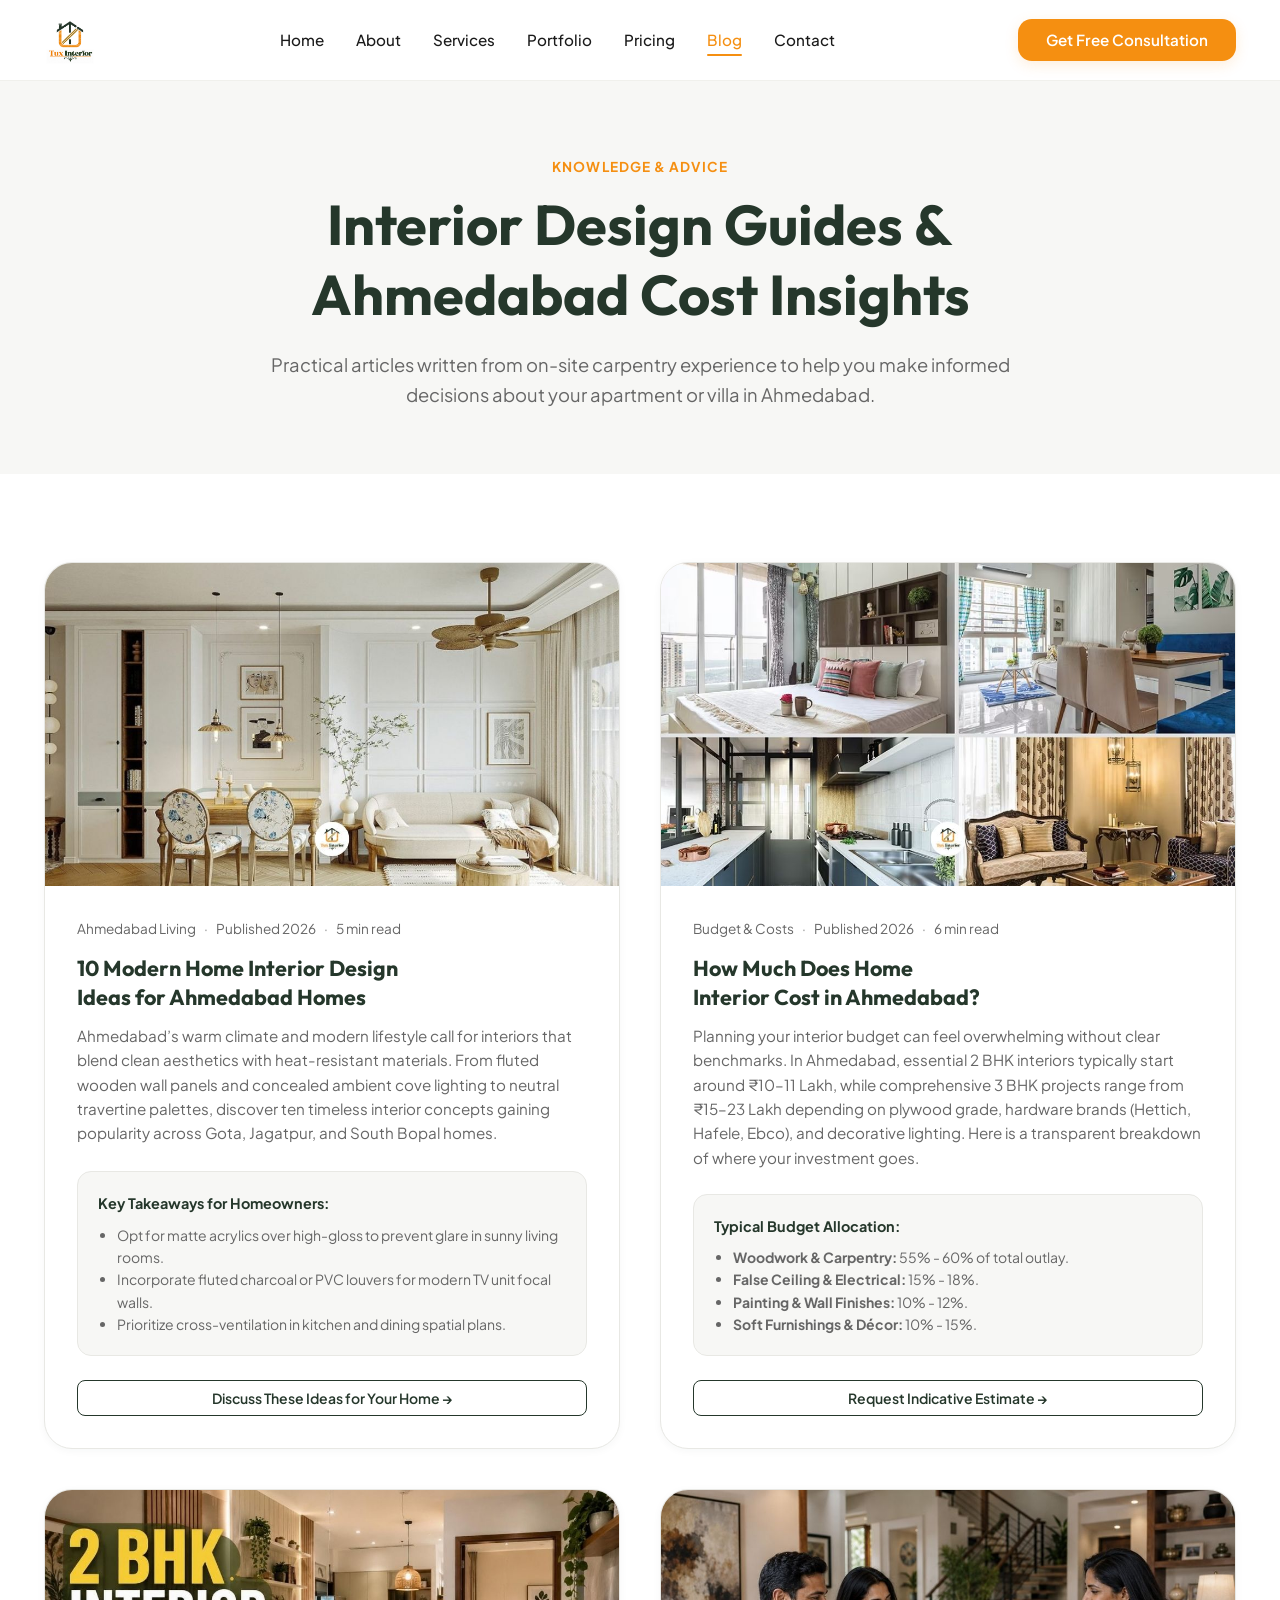
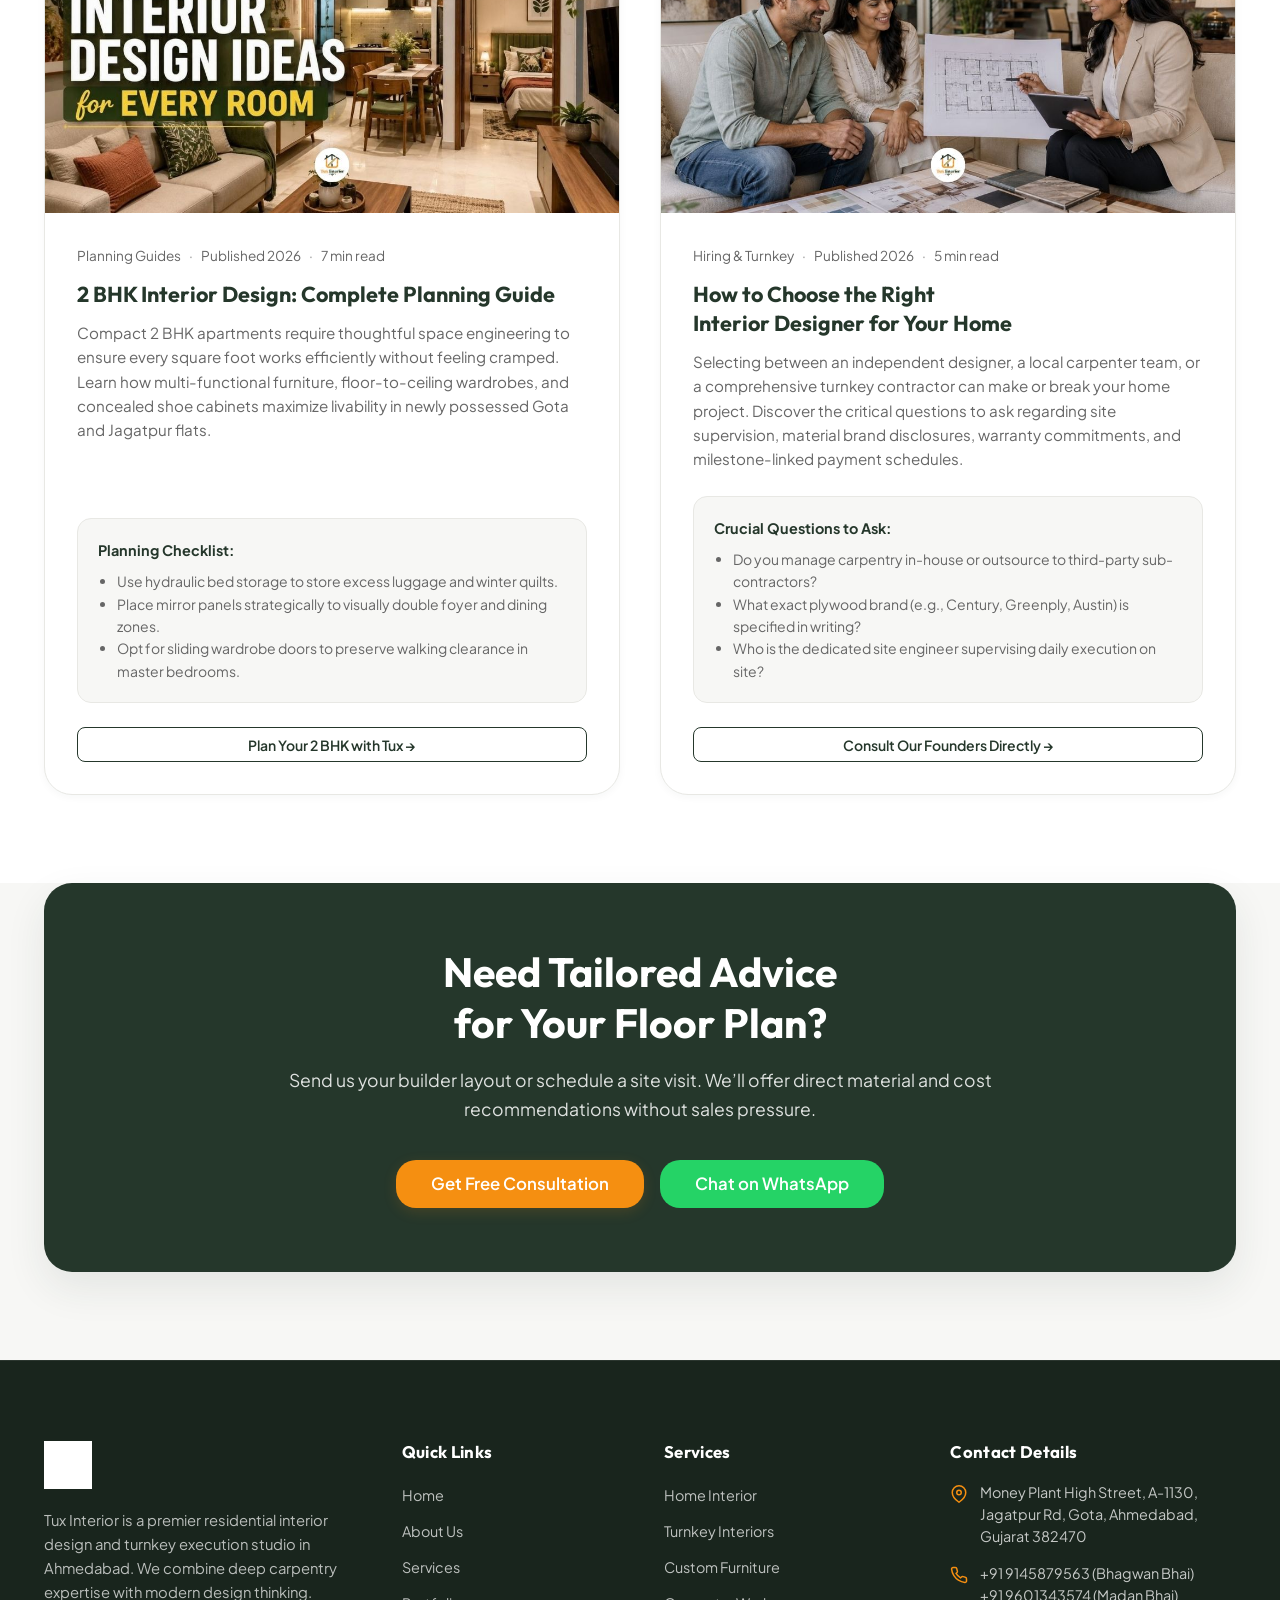
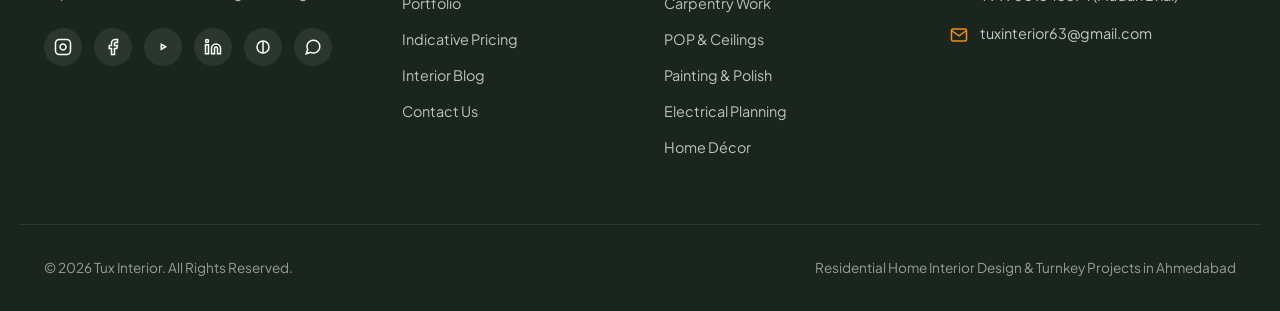
<file: blog.html>
<!doctype html>
<html lang="en">
  <head>
    <meta charset="UTF-8" />
    <meta name="viewport" content="width=device-width, initial-scale=1.0" />
    
    <!-- Primary SEO Meta Tags -->
    <title>Interior Design Ideas & Guides | Tux Interior Ahmedabad</title>
    <meta name="description" content="Read expert interior design guides, budget breakdowns, 2 BHK planning tips, and material selection advice for modern homes in Ahmedabad, Gujarat." />
    <meta name="keywords" content="Home Interior Cost Ahmedabad, 2 BHK Interior Design Ahmedabad, Interior Design Tips Ahmedabad, Plywood and Furniture Guide Ahmedabad, Gota Interior Guides" />
    <meta name="author" content="Tux Interior" />
    <meta name="robots" content="index, follow" />
    <link rel="canonical" href="https://www.tuxinterior.in/blog.html" />

    <!-- Open Graph -->
    <meta property="og:type" content="website" />
    <meta property="og:url" content="https://www.tuxinterior.in/blog.html" />
    <meta property="og:title" content="Interior Design Ideas & Guides | Tux Interior Ahmedabad" />
    <meta property="og:description" content="Expert articles on interior costs, turnkey carpentry, and design inspirations curated for homeowners in Ahmedabad." />
    <meta property="og:image" content="https://www.tuxinterior.in/logo.jpg" />
    <meta property="og:site_name" content="Tux Interior" />

    <!-- Twitter -->
    <meta name="twitter:card" content="summary_large_image" />
    <meta name="twitter:title" content="Interior Design Ideas & Guides | Tux Interior Ahmedabad" />
    <meta name="twitter:description" content="Expert interior guides and cost breakdowns for Ahmedabad homes." />
    <meta name="twitter:image" content="https://www.tuxinterior.in/logo.jpg" />

    <!-- Fonts -->
    <link rel="preconnect" href="https://fonts.googleapis.com" />
    <link rel="preconnect" href="https://fonts.gstatic.com" crossorigin />
    <link href="https://fonts.googleapis.com/css2?family=Outfit:wght@400;500;600;700&family=Plus+Jakarta+Sans:wght@400;500;600;700&display=swap" rel="stylesheet" />

    <!-- Favicon -->
    <link rel="icon" type="image/jpeg" href="logo.jpg" />

    <!-- Stylesheet -->
    <link rel="stylesheet" href="css/style.css" />

    <!-- Structured Data -->
    <script type="application/ld+json">
    {
      "@context": "https://schema.org",
      "@type": "Blog",
      "name": "Tux Interior Design Guides",
      "description": "Guides and cost breakdowns for residential interiors in Ahmedabad.",
      "url": "https://www.tuxinterior.in/blog.html",
      "publisher": {
        "@type": "HomeAndConstructionBusiness",
        "name": "Tux Interior",
        "url": "https://www.tuxinterior.in"
      }
    }
    </script>
  </head>
  <body>

    <!-- 1. LOADING SCREEN -->
    <div id="page-loader" aria-hidden="true">
      <div class="loader-content">
        <div class="loader-logo-wrap">
          <div class="loader-ring"></div>
          <img src="logo.jpg" alt="Tux Interior Ahmedabad" class="loader-logo" width="80" height="80" />
        </div>
        <span class="loader-text">Tux Interior</span>
      </div>
    </div>

    <!-- 2. STICKY HEADER -->
    <header class="site-header">
      <div class="container header-container">
        <a href="index.html" class="header-brand" aria-label="Tux Interior Home">
          <img src="logo.jpg" alt="Tux Interior Ahmedabad" class="site-logo" width="160" height="52" />
        </a>

        <nav aria-label="Main Navigation">
          <ul class="nav-links">
            <li><a href="index.html" class="nav-link">Home</a></li>
            <li><a href="about.html" class="nav-link">About</a></li>
            <li><a href="index.html#services" class="nav-link">Services</a></li>
            <li><a href="index.html#portfolio" class="nav-link">Portfolio</a></li>
            <li><a href="index.html#pricing" class="nav-link">Pricing</a></li>
            <li><a href="blog.html" class="nav-link active">Blog</a></li>
            <li><a href="contact.html" class="nav-link">Contact</a></li>
          </ul>
        </nav>

        <div class="header-actions">
          <button class="btn btn-primary btn-consult-desktop" data-open-enquiry>Get Free Consultation</button>
          <button class="hamburger-btn" aria-label="Toggle Navigation Menu">
            <span></span>
            <span></span>
            <span></span>
          </button>
        </div>
      </div>
    </header>

    <!-- MOBILE NAVIGATION DRAWER -->
    <div class="mobile-nav-drawer" aria-hidden="true">
      <div class="mobile-nav-panel">
        <div class="mobile-nav-header">
          <img src="logo.jpg" alt="Tux Interior Ahmedabad" style="height: 42px; width: auto;" />
          <button class="mobile-nav-close" aria-label="Close Navigation" style="font-size: 1.5rem; color: var(--secondary);">✕</button>
        </div>
        <ul class="mobile-nav-links">
          <li><a href="index.html">Home</a></li>
          <li><a href="about.html">About</a></li>
          <li><a href="index.html#services">Services</a></li>
          <li><a href="index.html#portfolio">Portfolio</a></li>
          <li><a href="index.html#pricing">Pricing</a></li>
          <li><a href="blog.html" class="active">Blog</a></li>
          <li><a href="contact.html">Contact</a></li>
        </ul>
        <div class="mobile-nav-footer">
          <button class="btn btn-primary" style="width: 100%;" data-open-enquiry>Get Free Consultation</button>
          <a href="https://wa.me/9145879563?text=Hello%20Tux%20Interior%2C%20I%20am%20interested%20in%20a%20home%20interior%20project." class="btn btn-whatsapp" style="width: 100%;" target="_blank" rel="noopener">WhatsApp Us</a>
          <div class="mobile-contact-info">
            <p><strong>Phone:</strong> +91 9145879563</p>
            <p><strong>Location:</strong> Gota, Ahmedabad, Gujarat</p>
          </div>
        </div>
      </div>
    </div>

    <main>
      <!-- BLOG HERO -->
      <section class="section section-light" style="padding-top: 4.5rem; padding-bottom: 4rem;">
        <div class="container text-center" style="max-width: 820px; margin: 0 auto; text-align: center;">
          <span class="section-kicker">Knowledge & Advice</span>
          <h1 style="margin-bottom: 1.25rem;">Interior Design Guides & Ahmedabad Cost Insights</h1>
          <p style="font-size: 1.15rem; line-height: 1.65; color: var(--text-muted);">
            Practical articles written from on-site carpentry experience to help you make informed decisions about your apartment or villa in Ahmedabad.
          </p>
        </div>
      </section>

      <!-- 4 BLOG ARTICLES -->
      <section class="section">
        <div class="container">
          <div class="blog-grid">

            <!-- Blog 1 -->
            <article class="blog-card" id="article-1">
              <div class="blog-img-box">
                <img src="blog/1.jpg" alt="10 Modern Home Interior Design Ideas for Ahmedabad Homes" class="blog-img" width="800" height="450" loading="lazy" />
              </div>
              <div class="blog-card-body">
                <div class="blog-meta">
                  <span>Ahmedabad Living</span>
                  <span class="blog-meta-dot">·</span>
                  <span>Published 2026</span>
                  <span class="blog-meta-dot">·</span>
                  <span>5 min read</span>
                </div>
                <h2 class="blog-card-title">10 Modern Home Interior Design Ideas for Ahmedabad Homes</h2>
                <p class="blog-card-excerpt">
                  Ahmedabad’s warm climate and modern lifestyle call for interiors that blend clean aesthetics with heat-resistant materials. From fluted wooden wall panels and concealed ambient cove lighting to neutral travertine palettes, discover ten timeless interior concepts gaining popularity across Gota, Jagatpur, and South Bopal homes.
                </p>
                <div style="background-color: var(--light-bg); border-radius: var(--radius-md); padding: 1.25rem; margin-bottom: 1.5rem; border: 1px solid var(--border);">
                  <strong style="color: var(--secondary); font-size: 0.9rem; display: block; margin-bottom: 0.5rem;">Key Takeaways for Homeowners:</strong>
                  <ul style="font-size: 0.875rem; color: var(--text-muted); padding-left: 1.2rem; line-height: 1.6;">
                    <li>Opt for matte acrylics over high-gloss to prevent glare in sunny living rooms.</li>
                    <li>Incorporate fluted charcoal or PVC louvers for modern TV unit focal walls.</li>
                    <li>Prioritize cross-ventilation in kitchen and dining spatial plans.</li>
                  </ul>
                </div>
                <button class="btn btn-outline btn-sm" data-open-enquiry>Discuss These Ideas for Your Home →</button>
              </div>
            </article>

            <!-- Blog 2 -->
            <article class="blog-card" id="article-2">
              <div class="blog-img-box">
                <img src="blog/2.jpg" alt="How Much Does Home Interior Cost in Ahmedabad" class="blog-img" width="800" height="450" loading="lazy" />
              </div>
              <div class="blog-card-body">
                <div class="blog-meta">
                  <span>Budget & Costs</span>
                  <span class="blog-meta-dot">·</span>
                  <span>Published 2026</span>
                  <span class="blog-meta-dot">·</span>
                  <span>6 min read</span>
                </div>
                <h2 class="blog-card-title">How Much Does Home Interior Cost in Ahmedabad?</h2>
                <p class="blog-card-excerpt">
                  Planning your interior budget can feel overwhelming without clear benchmarks. In Ahmedabad, essential 2 BHK interiors typically start around ₹10–11 Lakh, while comprehensive 3 BHK projects range from ₹15–23 Lakh depending on plywood grade, hardware brands (Hettich, Hafele, Ebco), and decorative lighting. Here is a transparent breakdown of where your investment goes.
                </p>
                <div style="background-color: var(--light-bg); border-radius: var(--radius-md); padding: 1.25rem; margin-bottom: 1.5rem; border: 1px solid var(--border);">
                  <strong style="color: var(--secondary); font-size: 0.9rem; display: block; margin-bottom: 0.5rem;">Typical Budget Allocation:</strong>
                  <ul style="font-size: 0.875rem; color: var(--text-muted); padding-left: 1.2rem; line-height: 1.6;">
                    <li><strong>Woodwork & Carpentry:</strong> 55% - 60% of total outlay.</li>
                    <li><strong>False Ceiling & Electrical:</strong> 15% - 18%.</li>
                    <li><strong>Painting & Wall Finishes:</strong> 10% - 12%.</li>
                    <li><strong>Soft Furnishings & Décor:</strong> 10% - 15%.</li>
                  </ul>
                </div>
                <button class="btn btn-outline btn-sm" data-open-enquiry>Request Indicative Estimate →</button>
              </div>
            </article>

            <!-- Blog 3 -->
            <article class="blog-card" id="article-3">
              <div class="blog-img-box">
                <img src="blog/3.jpg" alt="2 BHK Interior Design Complete Planning Guide" class="blog-img" width="800" height="450" loading="lazy" />
              </div>
              <div class="blog-card-body">
                <div class="blog-meta">
                  <span>Planning Guides</span>
                  <span class="blog-meta-dot">·</span>
                  <span>Published 2026</span>
                  <span class="blog-meta-dot">·</span>
                  <span>7 min read</span>
                </div>
                <h2 class="blog-card-title">2 BHK Interior Design: Complete Planning Guide</h2>
                <p class="blog-card-excerpt">
                  Compact 2 BHK apartments require thoughtful space engineering to ensure every square foot works efficiently without feeling cramped. Learn how multi-functional furniture, floor-to-ceiling wardrobes, and concealed shoe cabinets maximize livability in newly possessed Gota and Jagatpur flats.
                </p>
                <div style="background-color: var(--light-bg); border-radius: var(--radius-md); padding: 1.25rem; margin-bottom: 1.5rem; border: 1px solid var(--border);">
                  <strong style="color: var(--secondary); font-size: 0.9rem; display: block; margin-bottom: 0.5rem;">Planning Checklist:</strong>
                  <ul style="font-size: 0.875rem; color: var(--text-muted); padding-left: 1.2rem; line-height: 1.6;">
                    <li>Use hydraulic bed storage to store excess luggage and winter quilts.</li>
                    <li>Place mirror panels strategically to visually double foyer and dining zones.</li>
                    <li>Opt for sliding wardrobe doors to preserve walking clearance in master bedrooms.</li>
                  </ul>
                </div>
                <button class="btn btn-outline btn-sm" data-open-enquiry>Plan Your 2 BHK with Tux →</button>
              </div>
            </article>

            <!-- Blog 4 -->
            <article class="blog-card" id="article-4">
              <div class="blog-img-box">
                <img src="blog/4.jpg" alt="How to Choose the Right Interior Designer for Your Home" class="blog-img" width="800" height="450" loading="lazy" />
              </div>
              <div class="blog-card-body">
                <div class="blog-meta">
                  <span>Hiring & Turnkey</span>
                  <span class="blog-meta-dot">·</span>
                  <span>Published 2026</span>
                  <span class="blog-meta-dot">·</span>
                  <span>5 min read</span>
                </div>
                <h2 class="blog-card-title">How to Choose the Right Interior Designer for Your Home</h2>
                <p class="blog-card-excerpt">
                  Selecting between an independent designer, a local carpenter team, or a comprehensive turnkey contractor can make or break your home project. Discover the critical questions to ask regarding site supervision, material brand disclosures, warranty commitments, and milestone-linked payment schedules.
                </p>
                <div style="background-color: var(--light-bg); border-radius: var(--radius-md); padding: 1.25rem; margin-bottom: 1.5rem; border: 1px solid var(--border);">
                  <strong style="color: var(--secondary); font-size: 0.9rem; display: block; margin-bottom: 0.5rem;">Crucial Questions to Ask:</strong>
                  <ul style="font-size: 0.875rem; color: var(--text-muted); padding-left: 1.2rem; line-height: 1.6;">
                    <li>Do you manage carpentry in-house or outsource to third-party sub-contractors?</li>
                    <li>What exact plywood brand (e.g., Century, Greenply, Austin) is specified in writing?</li>
                    <li>Who is the dedicated site engineer supervising daily execution on site?</li>
                  </ul>
                </div>
                <button class="btn btn-outline btn-sm" data-open-enquiry>Consult Our Founders Directly →</button>
              </div>
            </article>

          </div>
        </div>
      </section>

      <!-- CTA -->
      <section class="section section-light" style="padding-top: 0;">
        <div class="container">
          <div class="cta-banner">
            <div class="cta-banner-content">
              <h2 class="cta-banner-title">Need Tailored Advice for Your Floor Plan?</h2>
              <p class="cta-banner-desc">
                Send us your builder layout or schedule a site visit. We’ll offer direct material and cost recommendations without sales pressure.
              </p>
              <div class="cta-banner-actions">
                <button class="btn btn-primary btn-lg" data-open-enquiry>Get Free Consultation</button>
                <a href="https://wa.me/9145879563?text=Hello%20Tux%20Interior%2C%20I%20have%20read%20your%20blog%20and%20would%20like%20to%20discuss%20my%20interior%20project." class="btn btn-whatsapp btn-lg" target="_blank" rel="noopener">Chat on WhatsApp</a>
              </div>
            </div>
          </div>
        </div>
      </section>
    </main>

    <!-- FOOTER (COMMON) -->
    <footer class="site-footer">
      <div class="container footer-top-grid">
        <div class="footer-brand-col">
          <a href="index.html">
            <img src="logo.jpg" alt="Tux Interior Ahmedabad" style="height: 48px; width: auto; filter: brightness(0) invert(1);" />
          </a>
          <p>
            Tux Interior is a premier residential interior design and turnkey execution studio in Ahmedabad. We combine deep carpentry expertise with modern design thinking.
          </p>
          <div class="footer-social-links">
            <a href="404.html" class="footer-social-btn" aria-label="Instagram"><svg width="18" height="18" viewBox="0 0 24 24" fill="none" stroke="currentColor" stroke-width="2"><rect x="2" y="2" width="20" height="20" rx="5" ry="5"></rect><path d="M16 11.37A4 4 0 1 1 12.63 8 4 4 0 0 1 16 11.37z"></path><line x1="17.5" y1="6.5" x2="17.51" y2="6.5"></line></svg></a>
            <a href="404.html" class="footer-social-btn" aria-label="Facebook"><svg width="18" height="18" viewBox="0 0 24 24" fill="none" stroke="currentColor" stroke-width="2"><path d="M18 2h-3a5 5 0 0 0-5 5v3H7v4h3v8h4v-8h3l1-4h-4V7a1 1 0 0 1 1-1h3z"></path></svg></a>
            <a href="404.html" class="footer-social-btn" aria-label="YouTube"><svg width="18" height="18" viewBox="0 0 24 24" fill="none" stroke="currentColor" stroke-width="2"><polygon points="9.75 15.02 15.5 11.75 9.75 8.48 9.75 15.02"></polygon></svg></a>
            <a href="404.html" class="footer-social-btn" aria-label="LinkedIn"><svg width="18" height="18" viewBox="0 0 24 24" fill="none" stroke="currentColor" stroke-width="2"><path d="M16 8a6 6 0 0 1 6 6v7h-4v-7a2 2 0 0 0-2-2 2 2 0 0 0-2 2v7h-4v-7a6 6 0 0 1 6-6z"></path><rect x="2" y="9" width="4" height="12"></rect><circle cx="4" cy="4" r="2"></circle></svg></a>
            <a href="404.html" class="footer-social-btn" aria-label="Pinterest"><svg width="18" height="18" viewBox="0 0 24 24" fill="none" stroke="currentColor" stroke-width="2"><line x1="12" y1="4" x2="12" y2="20"></line><circle cx="12" cy="12" r="8"></circle></svg></a>
            <a href="404.html" class="footer-social-btn" aria-label="WhatsApp"><svg width="18" height="18" viewBox="0 0 24 24" fill="none" stroke="currentColor" stroke-width="2"><path d="M21 11.5a8.38 8.38 0 0 1-.9 3.8 8.5 8.5 0 0 1-7.6 4.7 8.38 8.38 0 0 1-3.8-.9L3 21l1.9-5.7a8.38 8.38 0 0 1-.9-3.8 8.5 8.5 0 0 1 4.7-7.6 8.38 8.38 0 0 1 3.8-.9h.5a8.48 8.48 0 0 1 8 8v.5z"></path></svg></a>
          </div>
        </div>

        <div>
          <h4 class="footer-heading">Quick Links</h4>
          <ul class="footer-links-list">
            <li><a href="index.html">Home</a></li>
            <li><a href="about.html">About Us</a></li>
            <li><a href="index.html#services">Services</a></li>
            <li><a href="index.html#portfolio">Portfolio</a></li>
            <li><a href="index.html#pricing">Indicative Pricing</a></li>
            <li><a href="blog.html">Interior Blog</a></li>
            <li><a href="contact.html">Contact Us</a></li>
          </ul>
        </div>

        <div>
          <h4 class="footer-heading">Services</h4>
          <ul class="footer-links-list">
            <li><a href="index.html#services">Home Interior</a></li>
            <li><a href="index.html#services">Turnkey Interiors</a></li>
            <li><a href="index.html#services">Custom Furniture</a></li>
            <li><a href="index.html#services">Carpentry Work</a></li>
            <li><a href="index.html#services">POP & Ceilings</a></li>
            <li><a href="index.html#services">Painting & Polish</a></li>
            <li><a href="index.html#services">Electrical Planning</a></li>
            <li><a href="index.html#services">Home Décor</a></li>
          </ul>
        </div>

        <div>
          <h4 class="footer-heading">Contact Details</h4>
          <div class="footer-contact-item">
            <svg width="18" height="18" viewBox="0 0 24 24" fill="none" stroke="currentColor" stroke-width="2"><path d="M21 10c0 7-9 13-9 13s-9-6-9-13a9 9 0 0 1 18 0z"></path><circle cx="12" cy="10" r="3"></circle></svg>
            <span>Money Plant High Street, A-1130, Jagatpur Rd, Gota, Ahmedabad, Gujarat 382470</span>
          </div>
          <div class="footer-contact-item">
            <svg width="18" height="18" viewBox="0 0 24 24" fill="none" stroke="currentColor" stroke-width="2"><path d="M22 16.92v3a2 2 0 0 1-2.18 2 19.79 19.79 0 0 1-8.63-3.07 19.5 19.5 0 0 1-6-6 19.79 19.79 0 0 1-3.07-8.67A2 2 0 0 1 4.11 2h3a2 2 0 0 1 2 1.72 12.84 12.84 0 0 0 .7 2.81 2 2 0 0 1-.45 2.11L8.09 9.91a16 16 0 0 0 6 6l1.27-1.27a2 2 0 0 1 2.11-.45 12.84 12.84 0 0 0 2.81.7A2 2 0 0 1 22 16.92z"></path></svg>
            <span>+91 9145879563 (Bhagwan Bhai)<br />+91 9601343574 (Madan Bhai)</span>
          </div>
          <div class="footer-contact-item">
            <svg width="18" height="18" viewBox="0 0 24 24" fill="none" stroke="currentColor" stroke-width="2"><path d="M4 4h16c1.1 0 2 .9 2 2v12c0 1.1-.9 2-2 2H4c-1.1 0-2-.9-2-2V6c0-1.1.9-2 2-2z"></path><polyline points="22,6 12,13 2,6"></polyline></svg>
            <span>tuxinterior63@gmail.com</span>
          </div>
        </div>
      </div>

      <div class="container footer-bottom-bar">
        <div>© 2026 Tux Interior. All Rights Reserved.</div>
        <div>Residential Home Interior Design & Turnkey Projects in Ahmedabad</div>
      </div>
    </footer>

    <!-- POPUP MODAL (COMMON) -->
    <div id="enquiry-modal" class="modal-overlay" aria-hidden="true" role="dialog" aria-modal="true">
      <div class="modal-container">
        <button class="modal-close-btn" aria-label="Close modal">✕</button>
        <div class="modal-header">
          <span class="modal-badge">Free Consultation</span>
          <h2 class="modal-title">Get a Custom Estimate for Your Home</h2>
          <p class="modal-desc">Share your requirements. We'll connect with you on WhatsApp with personalized ideas.</p>
        </div>

        <form id="popup-enquiry-form">
          <div class="form-group">
            <label for="popup-name" class="form-label">Full Name *</label>
            <input type="text" id="popup-name" class="form-input" placeholder="e.g. Ramesh Patel" required />
          </div>

          <div class="form-group">
            <label for="popup-mobile" class="form-label">Mobile Number *</label>
            <input type="tel" id="popup-mobile" class="form-input" placeholder="e.g. 9876543210" required />
          </div>

          <div class="form-group">
            <label for="popup-address" class="form-label">Project Address / Society Name *</label>
            <input type="text" id="popup-address" class="form-input" placeholder="e.g. Gota, Jagatpur, South Bopal, Ahmedabad" required />
          </div>

          <div class="form-group">
            <label for="popup-config" class="form-label">Configuration *</label>
            <select id="popup-config" class="form-select" required>
              <option value="" disabled selected>Select Configuration</option>
              <option value="2 BHK">2 BHK</option>
              <option value="3 BHK">3 BHK</option>
              <option value="4 BHK">4 BHK</option>
            </select>
          </div>

          <div class="form-group">
            <label for="popup-budget" class="form-label">Budget *</label>
            <input type="text" id="popup-budget" class="form-input" placeholder="e.g. 10.5 Lakh, 15 Lakh, 20 Lakh+" required />
            <div class="form-help">Helps us recommend the best materials & hardware package.</div>
          </div>

          <button type="submit" class="btn btn-primary" style="width: 100%; padding: 0.95rem; font-size: 1rem;">
            <svg width="18" height="18" viewBox="0 0 24 24" fill="none" stroke="currentColor" stroke-width="2"><path d="M21 11.5a8.38 8.38 0 0 1-.9 3.8 8.5 8.5 0 0 1-7.6 4.7 8.38 8.38 0 0 1-3.8-.9L3 21l1.9-5.7a8.38 8.38 0 0 1-.9-3.8 8.5 8.5 0 0 1 4.7-7.6 8.38 8.38 0 0 1 3.8-.9h.5a8.48 8.48 0 0 1 8 8v.5z"></path></svg>
            Send Enquiry via WhatsApp
          </button>
        </form>
      </div>
    </div>

    <script src="js/script.js"></script>
  </body>
</html>
</file>
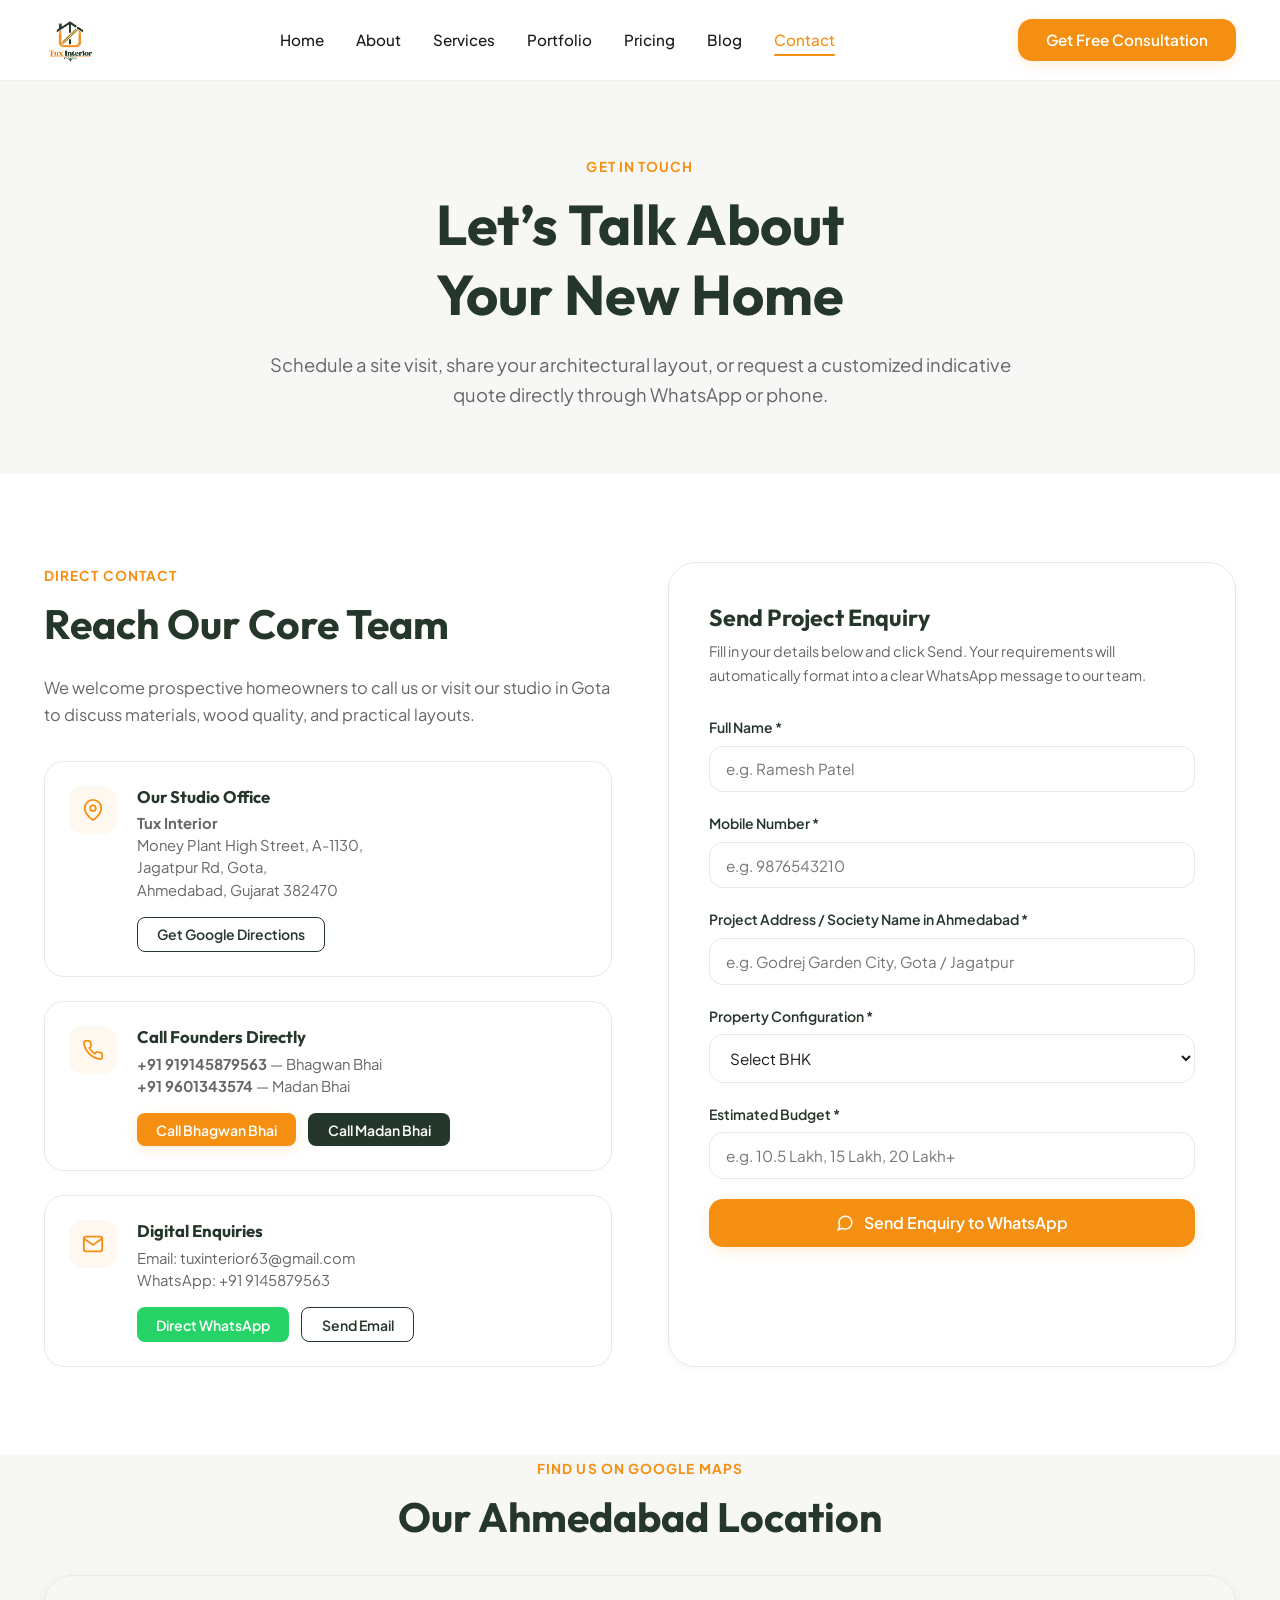
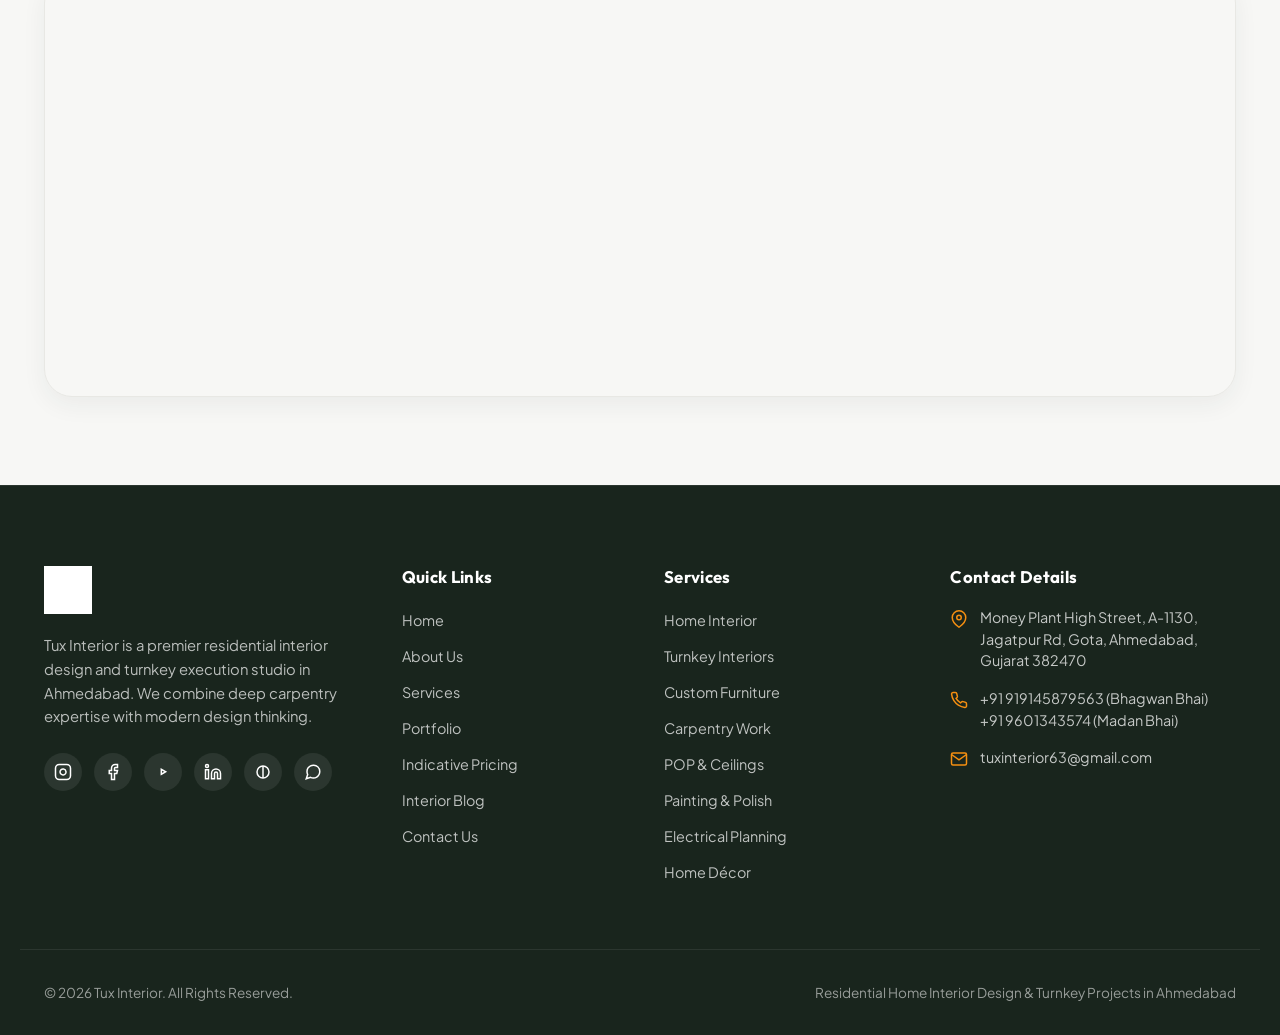
<file: contact.html>
<!doctype html>
<html lang="en">
  <head>
    <meta charset="UTF-8" />
    <meta name="viewport" content="width=device-width, initial-scale=1.0" />
    
    <!-- Primary SEO Meta Tags -->
    <title>Contact Tux Interior | Home Interior Designers in Ahmedabad</title>
    <meta name="description" content="Get in touch with Tux Interior in Gota, Ahmedabad. Contact Bhagwan Bhai (+91 919145879563) or Madan Bhai (+91 9601343574) for turnkey home interior consultations." />
    <meta name="keywords" content="Contact Tux Interior, Interior Designer Gota Ahmedabad, Interior Designer Jagatpur Ahmedabad, Interior Studio Money Plant High Street" />
    <meta name="author" content="Tux Interior" />
    <meta name="robots" content="index, follow" />
    <link rel="canonical" href="https://www.tuxinterior.in/contact.html" />

    <!-- Open Graph -->
    <meta property="og:type" content="website" />
    <meta property="og:url" content="https://www.tuxinterior.in/contact.html" />
    <meta property="og:title" content="Contact Tux Interior | Home Interior Designers in Ahmedabad" />
    <meta property="og:description" content="Reach Tux Interior at Money Plant High Street, Gota, Ahmedabad for home interior consultations, pricing estimates, and site visits." />
    <meta property="og:image" content="https://www.tuxinterior.in/logo.jpg" />
    <meta property="og:site_name" content="Tux Interior" />

    <!-- Twitter -->
    <meta name="twitter:card" content="summary_large_image" />
    <meta name="twitter:title" content="Contact Tux Interior | Home Interior Designers in Ahmedabad" />
    <meta name="twitter:description" content="Reach Tux Interior at Money Plant High Street, Gota, Ahmedabad for turnkey interior projects." />
    <meta name="twitter:image" content="https://www.tuxinterior.in/logo.jpg" />

    <!-- Fonts -->
    <link rel="preconnect" href="https://fonts.googleapis.com" />
    <link rel="preconnect" href="https://fonts.gstatic.com" crossorigin />
    <link href="https://fonts.googleapis.com/css2?family=Outfit:wght@400;500;600;700&family=Plus+Jakarta+Sans:wght@400;500;600;700&display=swap" rel="stylesheet" />

    <!-- Favicon -->
    <link rel="icon" type="image/jpeg" href="logo.jpg" />

    <!-- Stylesheet -->
    <link rel="stylesheet" href="css/style.css" />

    <!-- Structured Data -->
    <script type="application/ld+json">
    {
      "@context": "https://schema.org",
      "@type": "ContactPage",
      "name": "Contact Tux Interior",
      "description": "Contact details and enquiry form for Tux Interior in Ahmedabad.",
      "mainEntity": {
        "@type": "HomeAndConstructionBusiness",
        "name": "Tux Interior",
        "telephone": ["+91919145879563", "+919601343574"],
        "email": "tuxinterior63@gmail.com",
        "address": {
          "@type": "PostalAddress",
          "streetAddress": "Money Plant High Street, A-1130, Jagatpur Rd, Gota",
          "addressLocality": "Ahmedabad",
          "addressRegion": "Gujarat",
          "postalCode": "382470"
        }
      }
    }
    </script>
  </head>
  <body>

    <!-- 1. LOADING SCREEN -->
    <div id="page-loader" aria-hidden="true">
      <div class="loader-content">
        <div class="loader-logo-wrap">
          <div class="loader-ring"></div>
          <img src="logo.jpg" alt="Tux Interior Ahmedabad" class="loader-logo" width="80" height="80" />
        </div>
        <span class="loader-text">Tux Interior</span>
      </div>
    </div>

    <!-- 2. STICKY HEADER -->
    <header class="site-header">
      <div class="container header-container">
        <a href="index.html" class="header-brand" aria-label="Tux Interior Home">
          <img src="logo.jpg" alt="Tux Interior Ahmedabad" class="site-logo" width="160" height="52" />
        </a>

        <nav aria-label="Main Navigation">
          <ul class="nav-links">
            <li><a href="index.html" class="nav-link">Home</a></li>
            <li><a href="about.html" class="nav-link">About</a></li>
            <li><a href="index.html#services" class="nav-link">Services</a></li>
            <li><a href="index.html#portfolio" class="nav-link">Portfolio</a></li>
            <li><a href="index.html#pricing" class="nav-link">Pricing</a></li>
            <li><a href="blog.html" class="nav-link">Blog</a></li>
            <li><a href="contact.html" class="nav-link active">Contact</a></li>
          </ul>
        </nav>

        <div class="header-actions">
          <button class="btn btn-primary btn-consult-desktop" data-open-enquiry>Get Free Consultation</button>
          <button class="hamburger-btn" aria-label="Toggle Navigation Menu">
            <span></span>
            <span></span>
            <span></span>
          </button>
        </div>
      </div>
    </header>

    <!-- MOBILE NAVIGATION DRAWER -->
    <div class="mobile-nav-drawer" aria-hidden="true">
      <div class="mobile-nav-panel">
        <div class="mobile-nav-header">
          <img src="logo.jpg" alt="Tux Interior Ahmedabad" style="height: 42px; width: auto;" />
          <button class="mobile-nav-close" aria-label="Close Navigation" style="font-size: 1.5rem; color: var(--secondary);">✕</button>
        </div>
        <ul class="mobile-nav-links">
          <li><a href="index.html">Home</a></li>
          <li><a href="about.html">About</a></li>
          <li><a href="index.html#services">Services</a></li>
          <li><a href="index.html#portfolio">Portfolio</a></li>
          <li><a href="index.html#pricing">Pricing</a></li>
          <li><a href="blog.html">Blog</a></li>
          <li><a href="contact.html" class="active">Contact</a></li>
        </ul>
        <div class="mobile-nav-footer">
          <button class="btn btn-primary" style="width: 100%;" data-open-enquiry>Get Free Consultation</button>
          <a href="https://wa.me/919145879563?text=Hello%20Tux%20Interior%2C%20I%20am%20interested%20in%20a%20home%20interior%20project." class="btn btn-whatsapp" style="width: 100%;" target="_blank" rel="noopener">WhatsApp Us</a>
          <div class="mobile-contact-info">
            <p><strong>Phone:</strong> +91 919145879563</p>
            <p><strong>Location:</strong> Gota, Ahmedabad, Gujarat</p>
          </div>
        </div>
      </div>
    </div>

    <main>
      <!-- CONTACT HERO -->
      <section class="section section-light" style="padding-top: 4.5rem; padding-bottom: 4rem;">
        <div class="container text-center" style="max-width: 820px; margin: 0 auto; text-align: center;">
          <span class="section-kicker">Get In Touch</span>
          <h1 style="margin-bottom: 1.25rem;">Let’s Talk About Your New Home</h1>
          <p style="font-size: 1.15rem; line-height: 1.65; color: var(--text-muted);">
            Schedule a site visit, share your architectural layout, or request a customized indicative quote directly through WhatsApp or phone.
          </p>
        </div>
      </section>

      <!-- CONTACT SECTION WITH FORM & DETAILS -->
      <section class="section">
        <div class="container contact-layout-grid">
          <!-- Left: Direct Info & Addresses -->
          <div>
            <span class="section-kicker">Direct Contact</span>
            <h2 style="margin-bottom: 1.5rem;">Reach Our Core Team</h2>
            <p style="margin-bottom: 2rem;">
              We welcome prospective homeowners to call us or visit our studio in Gota to discuss materials, wood quality, and practical layouts.
            </p>

            <div class="contact-info-cards">
              <!-- Location -->
              <div class="contact-info-item">
                <div class="contact-icon-bubble">
                  <svg width="22" height="22" viewBox="0 0 24 24" fill="none" stroke="currentColor" stroke-width="2"><path d="M21 10c0 7-9 13-9 13s-9-6-9-13a9 9 0 0 1 18 0z"></path><circle cx="12" cy="10" r="3"></circle></svg>
                </div>
                <div>
                  <h3 class="contact-item-title">Our Studio Office</h3>
                  <p class="contact-item-detail">
                    <strong>Tux Interior</strong><br />
                    Money Plant High Street, A-1130,<br />
                    Jagatpur Rd, Gota,<br />
                    Ahmedabad, Gujarat 382470
                  </p>
                  <div class="contact-action-buttons">
                    <a href="https://maps.google.com/?q=Money+Plant+High+Street+Gota+Ahmedabad" target="_blank" rel="noopener" class="btn btn-outline btn-sm">Get Google Directions</a>
                  </div>
                </div>
              </div>

              <!-- Phones -->
              <div class="contact-info-item">
                <div class="contact-icon-bubble">
                  <svg width="22" height="22" viewBox="0 0 24 24" fill="none" stroke="currentColor" stroke-width="2"><path d="M22 16.92v3a2 2 0 0 1-2.18 2 19.79 19.79 0 0 1-8.63-3.07 19.5 19.5 0 0 1-6-6 19.79 19.79 0 0 1-3.07-8.67A2 2 0 0 1 4.11 2h3a2 2 0 0 1 2 1.72 12.84 12.84 0 0 0 .7 2.81 2 2 0 0 1-.45 2.11L8.09 9.91a16 16 0 0 0 6 6l1.27-1.27a2 2 0 0 1 2.11-.45 12.84 12.84 0 0 0 2.81.7A2 2 0 0 1 22 16.92z"></path></svg>
                </div>
                <div>
                  <h3 class="contact-item-title">Call Founders Directly</h3>
                  <p class="contact-item-detail">
                    <strong>+91 919145879563</strong> — Bhagwan Bhai<br />
                    <strong>+91 9601343574</strong> — Madan Bhai
                  </p>
                  <div class="contact-action-buttons">
                    <a href="tel:+91919145879563" class="btn btn-primary btn-sm">Call Bhagwan Bhai</a>
                    <a href="tel:+919601343574" class="btn btn-secondary btn-sm">Call Madan Bhai</a>
                  </div>
                </div>
              </div>

              <!-- Email & WhatsApp -->
              <div class="contact-info-item">
                <div class="contact-icon-bubble">
                  <svg width="22" height="22" viewBox="0 0 24 24" fill="none" stroke="currentColor" stroke-width="2"><path d="M4 4h16c1.1 0 2 .9 2 2v12c0 1.1-.9 2-2 2H4c-1.1 0-2-.9-2-2V6c0-1.1.9-2 2-2z"></path><polyline points="22,6 12,13 2,6"></polyline></svg>
                </div>
                <div>
                  <h3 class="contact-item-title">Digital Enquiries</h3>
                  <p class="contact-item-detail">
                    Email: tuxinterior63@gmail.com<br />
                    WhatsApp: +91 9145879563
                  </p>
                  <div class="contact-action-buttons">
                    <a href="https://wa.me/919145879563?text=Hello%20Tux%20Interior%2C%20I%20am%20interested%20in%20a%20home%20interior%20project." target="_blank" rel="noopener" class="btn btn-whatsapp btn-sm">Direct WhatsApp</a>
                    <a href="mailto:tuxinterior63@gmail.com" class="btn btn-outline btn-sm">Send Email</a>
                  </div>
                </div>
              </div>
            </div>
          </div>

          <!-- Right: Interactive WhatsApp Form -->
          <div class="contact-form-box">
            <h3 class="contact-form-title">Send Project Enquiry</h3>
            <p class="contact-form-desc">
              Fill in your details below and click Send. Your requirements will automatically format into a clear WhatsApp message to our team.
            </p>

            <form id="main-contact-form">
              <div class="form-group">
                <label for="contact-name" class="form-label">Full Name *</label>
                <input type="text" id="contact-name" class="form-input" placeholder="e.g. Ramesh Patel" required />
              </div>

              <div class="form-group">
                <label for="contact-mobile" class="form-label">Mobile Number *</label>
                <input type="tel" id="contact-mobile" class="form-input" placeholder="e.g. 9876543210" required />
              </div>

              <div class="form-group">
                <label for="contact-address" class="form-label">Project Address / Society Name in Ahmedabad *</label>
                <input type="text" id="contact-address" class="form-input" placeholder="e.g. Godrej Garden City, Gota / Jagatpur" required />
              </div>

              <div class="form-group">
                <label for="contact-config" class="form-label">Property Configuration *</label>
                <select id="contact-config" class="form-select" required>
                  <option value="" disabled selected>Select BHK</option>
                  <option value="2 BHK">2 BHK Apartment / House</option>
                  <option value="3 BHK">3 BHK Apartment / House</option>
                  <option value="4 BHK">4 BHK Apartment / Bungalow</option>
                </select>
              </div>

              <div class="form-group">
                <label for="contact-budget" class="form-label">Estimated Budget *</label>
                <input type="text" id="contact-budget" class="form-input" placeholder="e.g. 10.5 Lakh, 15 Lakh, 20 Lakh+" required />
              </div>

              <button type="submit" class="btn btn-primary" style="width: 100%; padding: 0.95rem; font-size: 1rem;">
                <svg width="18" height="18" viewBox="0 0 24 24" fill="none" stroke="currentColor" stroke-width="2"><path d="M21 11.5a8.38 8.38 0 0 1-.9 3.8 8.5 8.5 0 0 1-7.6 4.7 8.38 8.38 0 0 1-3.8-.9L3 21l1.9-5.7a8.38 8.38 0 0 1-.9-3.8 8.5 8.5 0 0 1 4.7-7.6 8.38 8.38 0 0 1 3.8-.9h.5a8.48 8.48 0 0 1 8 8v.5z"></path></svg>
                Send Enquiry to WhatsApp
              </button>
            </form>
          </div>
        </div>
      </section>

      <!-- GOOGLE MAP SECTION -->
      <section class="section section-light" style="padding-top: 0;">
        <div class="container">
          <div class="section-header" style="margin-bottom: 2rem;">
            <span class="section-kicker">Find Us on Google Maps</span>
            <h2 class="section-title">Our Ahmedabad Location</h2>
          </div>

          <div class="map-container">
            <iframe src="https://www.google.com/maps/embed?pb=!1m18!1m12!1m3!1d3669.5640627956373!2d72.5385922!3d23.1130489!2m3!1f0!2f0!3f0!3m2!1i1024!2i768!4f13.1!3m3!1m2!1s0x395e831eef06c8ff%3A0xe37e3d5959e3a5f5!2sTux%20Interior!5e0!3m2!1sen!2sin!4v1791372491646!5m2!1sen!2sin"
              width="600"
              height="450"
              style="border:0;"
              allowfullscreen=""
              loading="lazy"
              referrerpolicy="strict-origin-when-cross-origin"></iframe>
          </div>
        </div>
      </section>
    </main>

    <!-- FOOTER (COMMON) -->
    <footer class="site-footer">
      <div class="container footer-top-grid">
        <div class="footer-brand-col">
          <a href="index.html">
            <img src="logo.jpg" alt="Tux Interior Ahmedabad" style="height: 48px; width: auto; filter: brightness(0) invert(1);" />
          </a>
          <p>
            Tux Interior is a premier residential interior design and turnkey execution studio in Ahmedabad. We combine deep carpentry expertise with modern design thinking.
          </p>
          <div class="footer-social-links">
            <a href="404.html" class="footer-social-btn" aria-label="Instagram"><svg width="18" height="18" viewBox="0 0 24 24" fill="none" stroke="currentColor" stroke-width="2"><rect x="2" y="2" width="20" height="20" rx="5" ry="5"></rect><path d="M16 11.37A4 4 0 1 1 12.63 8 4 4 0 0 1 16 11.37z"></path><line x1="17.5" y1="6.5" x2="17.51" y2="6.5"></line></svg></a>
            <a href="404.html" class="footer-social-btn" aria-label="Facebook"><svg width="18" height="18" viewBox="0 0 24 24" fill="none" stroke="currentColor" stroke-width="2"><path d="M18 2h-3a5 5 0 0 0-5 5v3H7v4h3v8h4v-8h3l1-4h-4V7a1 1 0 0 1 1-1h3z"></path></svg></a>
            <a href="404.html" class="footer-social-btn" aria-label="YouTube"><svg width="18" height="18" viewBox="0 0 24 24" fill="none" stroke="currentColor" stroke-width="2"><polygon points="9.75 15.02 15.5 11.75 9.75 8.48 9.75 15.02"></polygon></svg></a>
            <a href="404.html" class="footer-social-btn" aria-label="LinkedIn"><svg width="18" height="18" viewBox="0 0 24 24" fill="none" stroke="currentColor" stroke-width="2"><path d="M16 8a6 6 0 0 1 6 6v7h-4v-7a2 2 0 0 0-2-2 2 2 0 0 0-2 2v7h-4v-7a6 6 0 0 1 6-6z"></path><rect x="2" y="9" width="4" height="12"></rect><circle cx="4" cy="4" r="2"></circle></svg></a>
            <a href="404.html" class="footer-social-btn" aria-label="Pinterest"><svg width="18" height="18" viewBox="0 0 24 24" fill="none" stroke="currentColor" stroke-width="2"><line x1="12" y1="4" x2="12" y2="20"></line><circle cx="12" cy="12" r="8"></circle></svg></a>
            <a href="404.html" class="footer-social-btn" aria-label="WhatsApp"><svg width="18" height="18" viewBox="0 0 24 24" fill="none" stroke="currentColor" stroke-width="2"><path d="M21 11.5a8.38 8.38 0 0 1-.9 3.8 8.5 8.5 0 0 1-7.6 4.7 8.38 8.38 0 0 1-3.8-.9L3 21l1.9-5.7a8.38 8.38 0 0 1-.9-3.8 8.5 8.5 0 0 1 4.7-7.6 8.38 8.38 0 0 1 3.8-.9h.5a8.48 8.48 0 0 1 8 8v.5z"></path></svg></a>
          </div>
        </div>

        <div>
          <h4 class="footer-heading">Quick Links</h4>
          <ul class="footer-links-list">
            <li><a href="index.html">Home</a></li>
            <li><a href="about.html">About Us</a></li>
            <li><a href="index.html#services">Services</a></li>
            <li><a href="index.html#portfolio">Portfolio</a></li>
            <li><a href="index.html#pricing">Indicative Pricing</a></li>
            <li><a href="blog.html">Interior Blog</a></li>
            <li><a href="contact.html">Contact Us</a></li>
          </ul>
        </div>

        <div>
          <h4 class="footer-heading">Services</h4>
          <ul class="footer-links-list">
            <li><a href="index.html#services">Home Interior</a></li>
            <li><a href="index.html#services">Turnkey Interiors</a></li>
            <li><a href="index.html#services">Custom Furniture</a></li>
            <li><a href="index.html#services">Carpentry Work</a></li>
            <li><a href="index.html#services">POP & Ceilings</a></li>
            <li><a href="index.html#services">Painting & Polish</a></li>
            <li><a href="index.html#services">Electrical Planning</a></li>
            <li><a href="index.html#services">Home Décor</a></li>
          </ul>
        </div>

        <div>
          <h4 class="footer-heading">Contact Details</h4>
          <div class="footer-contact-item">
            <svg width="18" height="18" viewBox="0 0 24 24" fill="none" stroke="currentColor" stroke-width="2"><path d="M21 10c0 7-9 13-9 13s-9-6-9-13a9 9 0 0 1 18 0z"></path><circle cx="12" cy="10" r="3"></circle></svg>
            <span>Money Plant High Street, A-1130, Jagatpur Rd, Gota, Ahmedabad, Gujarat 382470</span>
          </div>
          <div class="footer-contact-item">
            <svg width="18" height="18" viewBox="0 0 24 24" fill="none" stroke="currentColor" stroke-width="2"><path d="M22 16.92v3a2 2 0 0 1-2.18 2 19.79 19.79 0 0 1-8.63-3.07 19.5 19.5 0 0 1-6-6 19.79 19.79 0 0 1-3.07-8.67A2 2 0 0 1 4.11 2h3a2 2 0 0 1 2 1.72 12.84 12.84 0 0 0 .7 2.81 2 2 0 0 1-.45 2.11L8.09 9.91a16 16 0 0 0 6 6l1.27-1.27a2 2 0 0 1 2.11-.45 12.84 12.84 0 0 0 2.81.7A2 2 0 0 1 22 16.92z"></path></svg>
            <span>+91 919145879563 (Bhagwan Bhai)<br />+91 9601343574 (Madan Bhai)</span>
          </div>
          <div class="footer-contact-item">
            <svg width="18" height="18" viewBox="0 0 24 24" fill="none" stroke="currentColor" stroke-width="2"><path d="M4 4h16c1.1 0 2 .9 2 2v12c0 1.1-.9 2-2 2H4c-1.1 0-2-.9-2-2V6c0-1.1.9-2 2-2z"></path><polyline points="22,6 12,13 2,6"></polyline></svg>
            <span>tuxinterior63@gmail.com</span>
          </div>
        </div>
      </div>

      <div class="container footer-bottom-bar">
        <div>© 2026 Tux Interior. All Rights Reserved.</div>
        <div>Residential Home Interior Design & Turnkey Projects in Ahmedabad</div>
      </div>
    </footer>

    <!-- POPUP MODAL (COMMON) -->
    <div id="enquiry-modal" class="modal-overlay" aria-hidden="true" role="dialog" aria-modal="true">
      <div class="modal-container">
        <button class="modal-close-btn" aria-label="Close modal">✕</button>
        <div class="modal-header">
          <span class="modal-badge">Free Consultation</span>
          <h2 class="modal-title">Get a Custom Estimate for Your Home</h2>
          <p class="modal-desc">Share your requirements. We'll connect with you on WhatsApp with personalized ideas.</p>
        </div>

        <form id="popup-enquiry-form">
          <div class="form-group">
            <label for="popup-name" class="form-label">Full Name *</label>
            <input type="text" id="popup-name" class="form-input" placeholder="e.g. Ramesh Patel" required />
          </div>

          <div class="form-group">
            <label for="popup-mobile" class="form-label">Mobile Number *</label>
            <input type="tel" id="popup-mobile" class="form-input" placeholder="e.g. 9876543210" required />
          </div>

          <div class="form-group">
            <label for="popup-address" class="form-label">Project Address / Society Name *</label>
            <input type="text" id="popup-address" class="form-input" placeholder="e.g. Gota, Jagatpur, South Bopal, Ahmedabad" required />
          </div>

          <div class="form-group">
            <label for="popup-config" class="form-label">Configuration *</label>
            <select id="popup-config" class="form-select" required>
              <option value="" disabled selected>Select Configuration</option>
              <option value="2 BHK">2 BHK</option>
              <option value="3 BHK">3 BHK</option>
              <option value="4 BHK">4 BHK</option>
            </select>
          </div>

          <div class="form-group">
            <label for="popup-budget" class="form-label">Budget *</label>
            <input type="text" id="popup-budget" class="form-input" placeholder="e.g. 10.5 Lakh, 15 Lakh, 20 Lakh+" required />
            <div class="form-help">Helps us recommend the best materials & hardware package.</div>
          </div>

          <button type="submit" class="btn btn-primary" style="width: 100%; padding: 0.95rem; font-size: 1rem;">
            <svg width="18" height="18" viewBox="0 0 24 24" fill="none" stroke="currentColor" stroke-width="2"><path d="M21 11.5a8.38 8.38 0 0 1-.9 3.8 8.5 8.5 0 0 1-7.6 4.7 8.38 8.38 0 0 1-3.8-.9L3 21l1.9-5.7a8.38 8.38 0 0 1-.9-3.8 8.5 8.5 0 0 1 4.7-7.6 8.38 8.38 0 0 1 3.8-.9h.5a8.48 8.48 0 0 1 8 8v.5z"></path></svg>
            Send Enquiry via WhatsApp
          </button>
        </form>
      </div>
    </div>

    <script src="js/script.js"></script>
  </body>
</html>
</file>
<file: css/style.css>
/* ==========================================================================
   TUX INTERIOR - STYLESHEET
   Brand Colors:
   Primary Orange: #F58F11
   Secondary Dark Green: #25372B
   Background: #FFFFFF
   Light Background: #F7F7F5
   Text: #1A1A1A
   Secondary Text: #666666
   ========================================================================== */

:root {
  --primary: #F58F11;
  --primary-hover: #e07f0b;
  --primary-light: #fff8f0;
  --primary-glow: rgba(245, 143, 17, 0.15);
  
  --secondary: #25372B;
  --secondary-hover: #1c2b22;
  --secondary-light: #eef3f0;
  --secondary-dark: #19251d;
  
  --background: #FFFFFF;
  --light-bg: #F7F7F5;
  --card-bg: #FFFFFF;
  --border: #E8E8E4;
  --border-light: #F0F0EC;
  
  --text: #1A1A1A;
  --text-muted: #666666;
  --text-light: #8E8E8E;
  
  --radius-sm: 8px;
  --radius-md: 14px;
  --radius-lg: 20px;
  --radius-xl: 28px;
  --radius-full: 9999px;
  
  --shadow-sm: 0 2px 8px rgba(37, 55, 43, 0.04);
  --shadow-md: 0 8px 24px rgba(37, 55, 43, 0.06);
  --shadow-lg: 0 16px 40px rgba(37, 55, 43, 0.09);
  
  --font-sans: 'Plus Jakarta Sans', system-ui, -apple-system, BlinkMacSystemFont, 'Segoe UI', Roboto, sans-serif;
  --font-heading: 'Outfit', 'Plus Jakarta Sans', system-ui, sans-serif;
  
  --transition-fast: 0.18s cubic-bezier(0.16, 1, 0.3, 1);
  --transition-normal: 0.28s cubic-bezier(0.16, 1, 0.3, 1);
}

/* Reset & Base Setup */
*, *::before, *::after {
  box-sizing: border-box;
  margin: 0;
  padding: 0;
}

html {
  scroll-behavior: smooth;
  font-size: 16px;
  text-size-adjust: 100%;
}

body {
  font-family: var(--font-sans);
  background-color: var(--background);
  color: var(--text);
  line-height: 1.6;
  -webkit-font-smoothing: antialiased;
  -moz-osx-font-smoothing: grayscale;
  overflow-x: hidden;
}

img {
  max-width: 100%;
  height: auto;
  display: block;
}

a {
  color: inherit;
  text-decoration: none;
  transition: color var(--transition-fast);
}

button, input, select, textarea {
  font-family: inherit;
  font-size: inherit;
}

button {
  cursor: pointer;
  border: none;
  background: none;
}

/* Typography Hierarchy */
h1, h2, h3, h4, h5, h6 {
  font-family: var(--font-heading);
  color: var(--secondary);
  font-weight: 700;
  line-height: 1.25;
  text-wrap: balance;
}

h1 { font-size: clamp(2.25rem, 4.5vw, 3.5rem); }
h2 { font-size: clamp(1.85rem, 3.2vw, 2.65rem); }
h3 { font-size: clamp(1.35rem, 2.2vw, 1.75rem); }
h4 { font-size: 1.2rem; }

p {
  color: var(--text-muted);
  font-size: 1.025rem;
  line-height: 1.65;
}

.text-orange { color: var(--primary) !important; }
.text-green { color: var(--secondary) !important; }
.text-muted { color: var(--text-muted) !important; }
.tabular-nums { font-variant-numeric: tabular-nums; }

/* Layout Containers */
.container {
  width: 100%;
  max-width: 1240px;
  margin-left: auto;
  margin-right: auto;
  padding-left: 1.5rem;
  padding-right: 1.5rem;
}

.section {
  padding-top: 5.5rem;
  padding-bottom: 5.5rem;
}

.section-light {
  background-color: var(--light-bg);
}

.section-header {
  text-align: center;
  max-width: 760px;
  margin: 0 auto 3.5rem auto;
}

.section-kicker {
  display: inline-block;
  font-size: 0.85rem;
  font-weight: 700;
  text-transform: uppercase;
  letter-spacing: 0.08em;
  color: var(--primary);
  margin-bottom: 0.75rem;
}

.section-title {
  margin-bottom: 1rem;
}

.section-desc {
  font-size: 1.05rem;
  color: var(--text-muted);
}

/* Common Buttons */
.btn {
  display: inline-flex;
  align-items: center;
  justify-content: center;
  gap: 0.6rem;
  padding: 0.825rem 1.75rem;
  font-weight: 600;
  font-size: 0.95rem;
  border-radius: var(--radius-md);
  transition: all var(--transition-fast);
  white-space: nowrap;
  line-height: 1;
}

.btn-primary {
  background-color: var(--primary);
  color: #FFFFFF;
  box-shadow: 0 4px 14px var(--primary-glow);
}
.btn-primary:hover {
  background-color: var(--primary-hover);
  transform: translateY(-2px);
  box-shadow: 0 6px 18px rgba(245, 143, 17, 0.28);
  color: #FFFFFF;
}

.btn-secondary {
  background-color: var(--secondary);
  color: #FFFFFF;
}
.btn-secondary:hover {
  background-color: var(--secondary-hover);
  transform: translateY(-2px);
  box-shadow: var(--shadow-md);
  color: #FFFFFF;
}

.btn-outline {
  background-color: transparent;
  color: var(--secondary);
  border: 1.5px solid var(--secondary);
}
.btn-outline:hover {
  background-color: var(--secondary);
  color: #FFFFFF;
  transform: translateY(-2px);
}

.btn-outline-white {
  background-color: transparent;
  color: #FFFFFF;
  border: 1.5px solid rgba(255, 255, 255, 0.8);
}
.btn-outline-white:hover {
  background-color: #FFFFFF;
  color: var(--secondary);
  border-color: #FFFFFF;
}

.btn-sm {
  padding: 0.6rem 1.2rem;
  font-size: 0.875rem;
  border-radius: var(--radius-sm);
}

.btn-lg {
  padding: 1rem 2.2rem;
  font-size: 1.05rem;
  border-radius: var(--radius-lg);
}

.btn-whatsapp {
  background-color: #25D366;
  color: #FFFFFF;
}
.btn-whatsapp:hover {
  background-color: #20BA59;
  transform: translateY(-2px);
  box-shadow: 0 6px 18px rgba(37, 211, 102, 0.28);
  color: #FFFFFF;
}

/* ==========================================================================
   Page Loading Screen
   ========================================================================== */
#page-loader {
  position: fixed;
  inset: 0;
  z-index: 99999;
  background-color: #FFFFFF;
  display: flex;
  flex-direction: column;
  align-items: center;
  justify-content: center;
  transition: opacity 0.4s ease, visibility 0.4s ease;
}

#page-loader.loaded {
  opacity: 0;
  visibility: hidden;
  pointer-events: none;
}

.loader-content {
  display: flex;
  flex-direction: column;
  align-items: center;
  gap: 1.25rem;
}

.loader-logo-wrap {
  position: relative;
  width: 90px;
  height: 90px;
  display: flex;
  align-items: center;
  justify-content: center;
  background: #FFFFFF;
  border-radius: 50%;
  box-shadow: 0 8px 30px rgba(37, 55, 43, 0.08);
  padding: 8px;
}

.loader-ring {
  position: absolute;
  inset: -6px;
  border-radius: 50%;
  border: 3px solid transparent;
  border-top-color: var(--primary);
  border-right-color: var(--secondary);
  animation: loaderSpin 1s linear infinite;
}

.loader-logo {
  width: 100%;
  height: 100%;
  object-fit: contain;
  border-radius: 50%;
}

.loader-text {
  font-family: var(--font-heading);
  font-size: 0.95rem;
  font-weight: 600;
  color: var(--secondary);
  letter-spacing: 0.05em;
  text-transform: uppercase;
}

@keyframes loaderSpin {
  to { transform: rotate(360deg); }
}

/* ==========================================================================
   Header & Sticky Navigation
   ========================================================================== */
.site-header {
  position: sticky;
  top: 0;
  left: 0;
  right: 0;
  z-index: 1000;
  background-color: rgba(255, 255, 255, 0.96);
  backdrop-filter: blur(12px);
  -webkit-backdrop-filter: blur(12px);
  border-bottom: 1px solid var(--border-light);
  transition: box-shadow var(--transition-normal), border-color var(--transition-normal);
}

.site-header.scrolled {
  box-shadow: 0 4px 20px rgba(37, 55, 43, 0.06);
  border-bottom-color: var(--border);
}

.header-container {
  display: flex;
  align-items: center;
  justify-content: space-between;
  height: 80px;
}

.header-brand {
  display: flex;
  align-items: center;
  gap: 0.85rem;
}

.site-logo {
  height: 52px;
  width: auto;
  max-width: 170px;
  object-fit: contain;
}

.nav-links {
  display: flex;
  align-items: center;
  gap: 2rem;
  list-style: none;
}

.nav-link {
  font-size: 0.95rem;
  font-weight: 500;
  color: var(--text);
  position: relative;
  padding: 0.4rem 0;
  transition: color var(--transition-fast);
}

.nav-link:hover,
.nav-link.active {
  color: var(--primary);
}

.nav-link.active::after {
  content: '';
  position: absolute;
  bottom: 0;
  left: 0;
  right: 0;
  height: 2px;
  background-color: var(--primary);
  border-radius: 2px;
}

.header-actions {
  display: flex;
  align-items: center;
  gap: 1rem;
}

.hamburger-btn {
  display: none;
  flex-direction: column;
  justify-content: center;
  gap: 6px;
  width: 44px;
  height: 44px;
  padding: 8px;
  border-radius: var(--radius-sm);
  background: var(--light-bg);
}

.hamburger-btn span {
  display: block;
  width: 100%;
  height: 2px;
  background-color: var(--secondary);
  border-radius: 2px;
  transition: transform 0.25s ease, opacity 0.25s ease;
}

.hamburger-btn.active span:nth-child(1) {
  transform: translateY(8px) rotate(45deg);
}
.hamburger-btn.active span:nth-child(2) {
  opacity: 0;
}
.hamburger-btn.active span:nth-child(3) {
  transform: translateY(-8px) rotate(-45deg);
}

/* Mobile Navigation Drawer */
.mobile-nav-drawer {
  position: fixed;
  inset: 0;
  z-index: 999;
  background-color: rgba(37, 55, 43, 0.45);
  backdrop-filter: blur(4px);
  opacity: 0;
  visibility: hidden;
  transition: opacity 0.3s ease, visibility 0.3s ease;
}

.mobile-nav-drawer.open {
  opacity: 1;
  visibility: visible;
}

.mobile-nav-panel {
  position: absolute;
  top: 0;
  right: 0;
  bottom: 0;
  width: 86%;
  max-width: 360px;
  background-color: #FFFFFF;
  padding: 1.75rem;
  display: flex;
  flex-direction: column;
  transform: translateX(100%);
  transition: transform 0.35s cubic-bezier(0.16, 1, 0.3, 1);
  overflow-y: auto;
}

.mobile-nav-drawer.open .mobile-nav-panel {
  transform: translateX(0);
}

.mobile-nav-header {
  display: flex;
  align-items: center;
  justify-content: space-between;
  padding-bottom: 1.5rem;
  border-bottom: 1px solid var(--border-light);
  margin-bottom: 1.5rem;
}

.mobile-nav-links {
  list-style: none;
  display: flex;
  flex-direction: column;
  gap: 1rem;
}

.mobile-nav-links a {
  font-size: 1.15rem;
  font-weight: 600;
  color: var(--secondary);
  display: block;
  padding: 0.5rem 0;
}

.mobile-nav-links a:hover,
.mobile-nav-links a.active {
  color: var(--primary);
}

.mobile-nav-footer {
  margin-top: auto;
  padding-top: 2rem;
  display: flex;
  flex-direction: column;
  gap: 0.85rem;
}

.mobile-contact-info {
  font-size: 0.875rem;
  color: var(--text-muted);
  line-height: 1.5;
  margin-top: 1rem;
}

/* ==========================================================================
   Hero Section
   ========================================================================== */
.hero-section {
  position: relative;
  padding: 4.5rem 0 5.5rem 0;
  background: linear-gradient(180deg, #FFFFFF 0%, #FAFAF8 100%);
  overflow: hidden;
}

.hero-grid {
  display: grid;
  grid-template-columns: 1.05fr 0.95fr;
  align-items: center;
  gap: 3.5rem;
}

.hero-content {
  max-width: 620px;
}

.hero-badge {
  display: inline-flex;
  align-items: center;
  gap: 0.5rem;
  background-color: var(--secondary-light);
  color: var(--secondary);
  padding: 0.4rem 1rem;
  border-radius: var(--radius-full);
  font-size: 0.85rem;
  font-weight: 600;
  margin-bottom: 1.5rem;
  border: 1px solid rgba(37, 55, 43, 0.08);
}

.hero-badge-dot {
  width: 7px;
  height: 7px;
  background-color: var(--primary);
  border-radius: 50%;
}

.hero-headline {
  margin-bottom: 1.25rem;
  color: var(--secondary);
  font-weight: 700;
  line-height: 1.18;
}

.hero-subtext {
  font-size: 1.15rem;
  color: var(--text-muted);
  margin-bottom: 2.25rem;
  line-height: 1.65;
}

.hero-actions {
  display: flex;
  align-items: center;
  flex-wrap: wrap;
  gap: 1rem;
  margin-bottom: 2.5rem;
}

.hero-features-strip {
  display: flex;
  align-items: center;
  gap: 1.5rem;
  padding-top: 1.5rem;
  border-top: 1px solid var(--border);
}

.hero-feature-item {
  display: flex;
  align-items: center;
  gap: 0.5rem;
  font-size: 0.875rem;
  color: var(--secondary);
  font-weight: 600;
}

.hero-feature-icon {
  color: var(--primary);
  display: flex;
  align-items: center;
}

.hero-media {
  position: relative;
}

.hero-image-frame {
  position: relative;
  border-radius: var(--radius-xl);
  overflow: hidden;
  box-shadow: var(--shadow-lg);
  aspect-ratio: 4/3;
  background-color: var(--light-bg);
}

.hero-image {
  width: 100%;
  height: 100%;
  object-fit: cover;
  transition: transform 0.6s ease;
}

.hero-image-frame:hover .hero-image {
  transform: scale(1.02);
}

.hero-floating-card {
  position: absolute;
  bottom: -1.25rem;
  left: -1.25rem;
  background: rgba(255, 255, 255, 0.95);
  backdrop-filter: blur(8px);
  padding: 1.1rem 1.4rem;
  border-radius: var(--radius-lg);
  box-shadow: var(--shadow-md);
  border: 1px solid var(--border-light);
  display: flex;
  align-items: center;
  gap: 0.9rem;
  max-width: 260px;
}

.floating-icon-box {
  width: 44px;
  height: 44px;
  border-radius: 50%;
  background: var(--primary-light);
  color: var(--primary);
  display: flex;
  align-items: center;
  justify-content: center;
  flex-shrink: 0;
}

.floating-title {
  font-size: 0.9rem;
  font-weight: 700;
  color: var(--secondary);
  line-height: 1.2;
}

.floating-sub {
  font-size: 0.775rem;
  color: var(--text-muted);
}

/* ==========================================================================
   About Overview Section
   ========================================================================== */
.about-grid {
  display: grid;
  grid-template-columns: 1fr 1fr;
  align-items: center;
  gap: 4rem;
}

.about-images-cluster {
  position: relative;
}

.about-main-img-box {
  border-radius: var(--radius-xl);
  overflow: hidden;
  box-shadow: var(--shadow-md);
  aspect-ratio: 4/3;
}

.about-main-img {
  width: 100%;
  height: 100%;
  object-fit: cover;
}

.about-pill-stats {
  margin-top: 1.5rem;
  display: grid;
  grid-template-columns: 1fr 1fr;
  gap: 1rem;
}

.about-stat-item {
  background: #FFFFFF;
  padding: 1.15rem 1.35rem;
  border-radius: var(--radius-md);
  border: 1px solid var(--border);
}

.about-stat-title {
  font-size: 0.9rem;
  font-weight: 700;
  color: var(--secondary);
  margin-bottom: 0.25rem;
}

.about-stat-text {
  font-size: 0.825rem;
  color: var(--text-muted);
  line-height: 1.4;
}

.about-text-content h2 {
  margin-bottom: 1.25rem;
}

.about-text-content p {
  margin-bottom: 1.2rem;
}

.about-highlights-list {
  list-style: none;
  margin: 1.75rem 0 2.25rem 0;
  display: flex;
  flex-direction: column;
  gap: 0.85rem;
}

.about-highlight-item {
  display: flex;
  align-items: flex-start;
  gap: 0.75rem;
  font-size: 0.975rem;
  color: var(--text);
  font-weight: 500;
}

.about-highlight-bullet {
  color: var(--primary);
  margin-top: 2px;
  flex-shrink: 0;
}

/* ==========================================================================
   Services Section (12 Services)
   ========================================================================== */
.services-grid {
  display: grid;
  grid-template-columns: repeat(3, 1fr);
  gap: 1.75rem;
}

.service-card {
  background-color: #FFFFFF;
  border: 1px solid var(--border);
  border-radius: var(--radius-lg);
  padding: 2rem 1.75rem;
  transition: all var(--transition-normal);
  display: flex;
  flex-direction: column;
  position: relative;
}

.service-card:hover {
  transform: translateY(-4px);
  border-color: var(--primary);
  box-shadow: var(--shadow-md);
}

.service-icon-box {
  width: 52px;
  height: 52px;
  border-radius: var(--radius-md);
  background-color: var(--secondary-light);
  color: var(--secondary);
  display: flex;
  align-items: center;
  justify-content: center;
  margin-bottom: 1.25rem;
  transition: all var(--transition-fast);
}

.service-card:hover .service-icon-box {
  background-color: var(--primary);
  color: #FFFFFF;
}

.service-card-title {
  font-size: 1.2rem;
  font-weight: 700;
  color: var(--secondary);
  margin-bottom: 0.65rem;
}

.service-card-desc {
  font-size: 0.925rem;
  color: var(--text-muted);
  line-height: 1.55;
  margin-bottom: 1.25rem;
  flex-grow: 1;
}

.service-card-action {
  font-size: 0.875rem;
  font-weight: 600;
  color: var(--primary);
  display: inline-flex;
  align-items: center;
  gap: 0.4rem;
}

/* ==========================================================================
   Why Choose Tux Interior
   ========================================================================== */
.why-grid {
  display: grid;
  grid-template-columns: repeat(3, 1fr);
  gap: 1.75rem;
}

.why-card {
  background-color: #FFFFFF;
  border: 1px solid var(--border);
  border-radius: var(--radius-lg);
  padding: 2rem;
  transition: all var(--transition-fast);
}

.why-card:hover {
  border-color: rgba(37, 55, 43, 0.2);
  box-shadow: var(--shadow-sm);
}

.why-number {
  font-family: var(--font-heading);
  font-size: 1.5rem;
  font-weight: 700;
  color: var(--primary);
  margin-bottom: 0.85rem;
}

.why-card-title {
  font-size: 1.15rem;
  font-weight: 700;
  color: var(--secondary);
  margin-bottom: 0.5rem;
}

.why-card-desc {
  font-size: 0.925rem;
  color: var(--text-muted);
  line-height: 1.5;
}

/* ==========================================================================
   Portfolio Section & Interactive Filter
   ========================================================================== */
.portfolio-filter-tabs {
  display: flex;
  align-items: center;
  justify-content: center;
  flex-wrap: wrap;
  gap: 0.5rem;
  margin-bottom: 2.75rem;
}

.filter-btn {
  padding: 0.6rem 1.3rem;
  font-size: 0.9rem;
  font-weight: 600;
  border-radius: var(--radius-full);
  background-color: var(--light-bg);
  color: var(--secondary);
  border: 1px solid var(--border);
  transition: all var(--transition-fast);
}

.filter-btn:hover {
  background-color: #FFFFFF;
  border-color: var(--primary);
}

.filter-btn.active {
  background-color: var(--secondary);
  color: #FFFFFF;
  border-color: var(--secondary);
}

.portfolio-grid {
  display: grid;
  grid-template-columns: repeat(3, 1fr);
  gap: 1.75rem;
}

.portfolio-card {
  background-color: #FFFFFF;
  border-radius: var(--radius-lg);
  overflow: hidden;
  border: 1px solid var(--border);
  box-shadow: var(--shadow-sm);
  transition: all var(--transition-normal);
  display: flex;
  flex-direction: column;
}

.portfolio-card:hover {
  transform: translateY(-4px);
  box-shadow: var(--shadow-md);
  border-color: rgba(245, 143, 17, 0.4);
}

.portfolio-img-box {
  position: relative;
  aspect-ratio: 4/3;
  overflow: hidden;
  background-color: var(--light-bg);
}

.portfolio-img {
  width: 100%;
  height: 100%;
  object-fit: cover;
  transition: transform 0.5s ease;
}

.portfolio-card:hover .portfolio-img {
  transform: scale(1.04);
}

.portfolio-category-badge {
  position: absolute;
  top: 1rem;
  left: 1rem;
  background-color: rgba(255, 255, 255, 0.92);
  backdrop-filter: blur(4px);
  font-size: 0.775rem;
  font-weight: 700;
  color: var(--secondary);
  padding: 0.35rem 0.85rem;
  border-radius: var(--radius-full);
  text-transform: uppercase;
  letter-spacing: 0.05em;
}

.portfolio-content {
  padding: 1.5rem;
  display: flex;
  flex-direction: column;
  flex-grow: 1;
}

.portfolio-card-title {
  font-size: 1.15rem;
  font-weight: 700;
  color: var(--secondary);
  margin-bottom: 0.4rem;
}

.portfolio-meta-specs {
  font-size: 0.85rem;
  color: var(--text-muted);
  margin-bottom: 1rem;
  display: flex;
  align-items: center;
  gap: 0.5rem;
}

.portfolio-view-btn {
  font-size: 0.875rem;
  font-weight: 600;
  color: var(--primary);
  display: inline-flex;
  align-items: center;
  gap: 0.35rem;
  margin-top: auto;
}

/* ==========================================================================
   Process Section
   ========================================================================== */
.process-grid {
  display: grid;
  grid-template-columns: repeat(6, 1fr);
  gap: 1.25rem;
}

.process-card {
  background-color: #FFFFFF;
  border: 1px solid var(--border);
  border-radius: var(--radius-lg);
  padding: 1.75rem 1.25rem;
  position: relative;
  display: flex;
  flex-direction: column;
}

.process-step-num {
  font-family: var(--font-heading);
  font-size: 1.75rem;
  font-weight: 800;
  color: var(--primary);
  line-height: 1;
  margin-bottom: 1rem;
}

.process-title {
  font-size: 1.05rem;
  font-weight: 700;
  color: var(--secondary);
  margin-bottom: 0.5rem;
}

.process-desc {
  font-size: 0.85rem;
  color: var(--text-muted);
  line-height: 1.45;
}

/* ==========================================================================
   Pricing Section
   ========================================================================== */
.pricing-tabs-wrapper {
  display: flex;
  justify-content: center;
  margin-bottom: 2.5rem;
}

.pricing-segmented-switch {
  display: inline-flex;
  background-color: var(--light-bg);
  padding: 0.35rem;
  border-radius: var(--radius-full);
  border: 1px solid var(--border);
}

.pricing-toggle-btn {
  padding: 0.65rem 1.75rem;
  font-size: 0.925rem;
  font-weight: 600;
  color: var(--secondary);
  border-radius: var(--radius-full);
  transition: all var(--transition-fast);
}

.pricing-toggle-btn.active {
  background-color: var(--secondary);
  color: #FFFFFF;
  box-shadow: var(--shadow-sm);
}

.pricing-cards-container {
  display: grid;
  grid-template-columns: repeat(3, 1fr);
  gap: 1.75rem;
  margin-bottom: 2rem;
}

.pricing-card {
  background-color: #FFFFFF;
  border: 1px solid var(--border);
  border-radius: var(--radius-xl);
  padding: 2.25rem 2rem;
  display: flex;
  flex-direction: column;
  transition: all var(--transition-normal);
  position: relative;
}

.pricing-card:hover {
  transform: translateY(-4px);
  box-shadow: var(--shadow-md);
}

.pricing-card.featured {
  border-color: var(--primary);
  box-shadow: var(--shadow-md);
  border-width: 2px;
}

.pricing-card-badge {
  position: absolute;
  top: -12px;
  right: 24px;
  background-color: var(--primary);
  color: #FFFFFF;
  font-size: 0.75rem;
  font-weight: 700;
  padding: 0.3rem 0.85rem;
  border-radius: var(--radius-full);
  letter-spacing: 0.05em;
  text-transform: uppercase;
}

.pricing-tier-name {
  font-size: 1.35rem;
  font-weight: 700;
  color: var(--secondary);
  margin-bottom: 0.35rem;
}

.pricing-tier-desc {
  font-size: 0.875rem;
  color: var(--text-muted);
  margin-bottom: 1.75rem;
}

.pricing-rows-list {
  display: flex;
  flex-direction: column;
  gap: 1.15rem;
  margin-bottom: 2rem;
  flex-grow: 1;
}

.pricing-row {
  display: flex;
  align-items: center;
  justify-content: space-between;
  padding-bottom: 0.75rem;
  border-bottom: 1px solid var(--border-light);
}

.pricing-config-label {
  font-weight: 600;
  color: var(--secondary);
  font-size: 0.95rem;
}

.pricing-amount {
  font-weight: 700;
  color: var(--primary);
  font-size: 1.05rem;
}

.pricing-note-banner {
  background-color: var(--secondary-light);
  border: 1px solid rgba(37, 55, 43, 0.1);
  border-radius: var(--radius-md);
  padding: 1.25rem 1.5rem;
  text-align: center;
  max-width: 880px;
  margin: 0 auto;
}

.pricing-note-text {
  font-size: 0.9rem;
  color: var(--secondary);
  line-height: 1.5;
}

/* ==========================================================================
   Leadership / Founders Section
   ========================================================================== */
.founders-grid {
  display: grid;
  grid-template-columns: 1fr 1fr;
  gap: 2.5rem;
  max-width: 980px;
  margin: 0 auto;
}

.founder-card {
  background-color: #FFFFFF;
  border: 1px solid var(--border);
  border-radius: var(--radius-xl);
  padding: 2.5rem 2rem;
  text-align: center;
  box-shadow: var(--shadow-sm);
  display: flex;
  flex-direction: column;
  align-items: center;
  transition: all var(--transition-normal);
}

.founder-card:hover {
  transform: translateY(-4px);
  border-color: rgba(37, 55, 43, 0.25);
  box-shadow: var(--shadow-md);
}

.founder-avatar-box {
  width: 120px;
  height: 120px;
  border-radius: 50%;
  overflow: hidden;
  margin-bottom: 1.5rem;
  border: 4px solid var(--secondary-light);
  background-color: var(--light-bg);
  position: relative;
}

.founder-avatar {
  width: 100%;
  height: 100%;
  object-fit: cover;
}

.founder-name {
  font-size: 1.35rem;
  font-weight: 700;
  color: var(--secondary);
  margin-bottom: 0.25rem;
}

.founder-role {
  font-size: 0.875rem;
  font-weight: 600;
  color: var(--primary);
  text-transform: uppercase;
  letter-spacing: 0.05em;
  margin-bottom: 1.25rem;
}

.founder-bio {
  font-size: 0.925rem;
  color: var(--text-muted);
  line-height: 1.6;
  margin-bottom: 1.5rem;
  flex-grow: 1;
}

.founder-contact-link {
  display: inline-flex;
  align-items: center;
  gap: 0.5rem;
  font-size: 0.875rem;
  font-weight: 600;
  color: var(--secondary);
  padding: 0.5rem 1rem;
  background-color: var(--light-bg);
  border-radius: var(--radius-full);
  transition: all var(--transition-fast);
}

.founder-contact-link:hover {
  background-color: var(--primary-light);
  color: var(--primary);
}

/* ==========================================================================
   CTA Banner Section
   ========================================================================== */
.cta-banner {
  background: var(--secondary);
  color: #FFFFFF;
  border-radius: var(--radius-xl);
  padding: 4rem 3rem;
  text-align: center;
  position: relative;
  overflow: hidden;
  box-shadow: var(--shadow-lg);
}

.cta-banner-content {
  position: relative;
  z-index: 2;
  max-width: 720px;
  margin: 0 auto;
}

.cta-banner-title {
  color: #FFFFFF;
  margin-bottom: 1rem;
}

.cta-banner-desc {
  color: rgba(255, 255, 255, 0.85);
  font-size: 1.1rem;
  margin-bottom: 2.25rem;
}

.cta-banner-actions {
  display: flex;
  align-items: center;
  justify-content: center;
  flex-wrap: wrap;
  gap: 1rem;
}

/* ==========================================================================
   Get In Touch / Contact Section
   ========================================================================== */
.contact-layout-grid {
  display: grid;
  grid-template-columns: 1fr 1fr;
  gap: 3.5rem;
}

.contact-info-cards {
  display: flex;
  flex-direction: column;
  gap: 1.5rem;
}

.contact-info-item {
  background-color: #FFFFFF;
  border: 1px solid var(--border);
  border-radius: var(--radius-lg);
  padding: 1.5rem;
  display: flex;
  align-items: flex-start;
  gap: 1.25rem;
}

.contact-icon-bubble {
  width: 48px;
  height: 48px;
  border-radius: var(--radius-md);
  background-color: var(--primary-light);
  color: var(--primary);
  display: flex;
  align-items: center;
  justify-content: center;
  flex-shrink: 0;
}

.contact-item-title {
  font-size: 1.05rem;
  font-weight: 700;
  color: var(--secondary);
  margin-bottom: 0.35rem;
}

.contact-item-detail {
  font-size: 0.925rem;
  color: var(--text-muted);
  line-height: 1.5;
}

.contact-action-buttons {
  display: flex;
  flex-wrap: wrap;
  gap: 0.75rem;
  margin-top: 1rem;
}

.contact-form-box {
  background-color: #FFFFFF;
  border: 1px solid var(--border);
  border-radius: var(--radius-xl);
  padding: 2.5rem;
  box-shadow: var(--shadow-sm);
}

.contact-form-title {
  font-size: 1.45rem;
  font-weight: 700;
  color: var(--secondary);
  margin-bottom: 0.5rem;
}

.contact-form-desc {
  font-size: 0.9rem;
  color: var(--text-muted);
  margin-bottom: 1.75rem;
}

/* Form Styles */
.form-group {
  margin-bottom: 1.25rem;
}

.form-label {
  display: block;
  font-size: 0.875rem;
  font-weight: 600;
  color: var(--secondary);
  margin-bottom: 0.45rem;
}

.form-input,
.form-select,
.form-textarea {
  width: 100%;
  padding: 0.8rem 1rem;
  border-radius: var(--radius-md);
  border: 1.5px solid var(--border);
  background-color: #FFFFFF;
  color: var(--text);
  font-size: 0.95rem;
  transition: border-color var(--transition-fast), box-shadow var(--transition-fast);
}

.form-input:focus,
.form-select:focus,
.form-textarea:focus {
  outline: none;
  border-color: var(--primary);
  box-shadow: 0 0 0 3px var(--primary-glow);
}

.form-help {
  font-size: 0.775rem;
  color: var(--text-light);
  margin-top: 0.3rem;
}

/* Google Map Frame */
.map-container {
  border-radius: var(--radius-xl);
  overflow: hidden;
  box-shadow: var(--shadow-md);
  border: 1px solid var(--border);
  line-height: 0;
}

.map-container iframe {
  width: 100%;
  height: 420px;
  display: block;
  border: 0;
}

/* ==========================================================================
   Footer
   ========================================================================== */
.site-footer {
  background-color: var(--secondary-dark);
  color: #FFFFFF;
  padding-top: 5rem;
  padding-bottom: 2rem;
  border-top: 1px solid rgba(255, 255, 255, 0.08);
}

.footer-top-grid {
  display: grid;
  grid-template-columns: 1.3fr 0.9fr 1fr 1.2fr;
  gap: 3rem;
  margin-bottom: 4rem;
}

.footer-brand-col p {
  color: rgba(255, 255, 255, 0.7);
  font-size: 0.925rem;
  margin: 1.25rem 0 1.5rem 0;
  line-height: 1.6;
}

.footer-social-links {
  display: flex;
  align-items: center;
  gap: 0.75rem;
  flex-wrap: wrap;
}

.footer-social-btn {
  width: 38px;
  height: 38px;
  border-radius: 50%;
  background-color: rgba(255, 255, 255, 0.08);
  color: #FFFFFF;
  display: flex;
  align-items: center;
  justify-content: center;
  transition: all var(--transition-fast);
}

.footer-social-btn:hover {
  background-color: var(--primary);
  color: #FFFFFF;
  transform: translateY(-2px);
}

.footer-heading {
  font-size: 1.05rem;
  font-weight: 700;
  color: #FFFFFF;
  margin-bottom: 1.25rem;
  letter-spacing: 0.02em;
}

.footer-links-list {
  list-style: none;
  display: flex;
  flex-direction: column;
  gap: 0.65rem;
}

.footer-links-list a {
  color: rgba(255, 255, 255, 0.72);
  font-size: 0.9rem;
  transition: color var(--transition-fast);
}

.footer-links-list a:hover {
  color: var(--primary);
}

.footer-contact-item {
  display: flex;
  align-items: flex-start;
  gap: 0.75rem;
  margin-bottom: 1rem;
  color: rgba(255, 255, 255, 0.75);
  font-size: 0.9rem;
  line-height: 1.5;
}

.footer-contact-item svg {
  color: var(--primary);
  margin-top: 3px;
  flex-shrink: 0;
}

.footer-bottom-bar {
  border-top: 1px solid rgba(255, 255, 255, 0.08);
  padding-top: 2rem;
  display: flex;
  align-items: center;
  justify-content: space-between;
  font-size: 0.85rem;
  color: rgba(255, 255, 255, 0.55);
}

/* ==========================================================================
   Enquiry Popup Modal
   ========================================================================== */
.modal-overlay {
  position: fixed;
  inset: 0;
  z-index: 10000;
  background-color: rgba(26, 26, 26, 0.6);
  backdrop-filter: blur(5px);
  display: flex;
  align-items: center;
  justify-content: center;
  padding: 1.25rem;
  opacity: 0;
  visibility: hidden;
  transition: opacity 0.28s ease, visibility 0.28s ease;
}

.modal-overlay.open {
  opacity: 1;
  visibility: visible;
}

.modal-container {
  background-color: #FFFFFF;
  border-radius: var(--radius-xl);
  width: 100%;
  max-width: 520px;
  max-height: 90vh;
  overflow-y: auto;
  box-shadow: 0 20px 60px rgba(0, 0, 0, 0.25);
  position: relative;
  padding: 2.25rem;
  transform: translateY(20px) scale(0.98);
  transition: transform 0.3s cubic-bezier(0.16, 1, 0.3, 1);
}

.modal-overlay.open .modal-container {
  transform: translateY(0) scale(1);
}

.modal-close-btn {
  position: absolute;
  top: 1.25rem;
  right: 1.25rem;
  width: 38px;
  height: 38px;
  border-radius: 50%;
  background: var(--light-bg);
  color: var(--secondary);
  display: flex;
  align-items: center;
  justify-content: center;
  font-size: 1.2rem;
  transition: all var(--transition-fast);
  z-index: 10;
}

.modal-close-btn:hover {
  background-color: var(--primary-light);
  color: var(--primary);
}

.modal-header {
  margin-bottom: 1.5rem;
  padding-right: 2rem;
}

.modal-badge {
  display: inline-block;
  font-size: 0.775rem;
  font-weight: 700;
  color: var(--primary);
  text-transform: uppercase;
  letter-spacing: 0.05em;
  margin-bottom: 0.4rem;
}

.modal-title {
  font-size: 1.45rem;
  font-weight: 700;
  color: var(--secondary);
  line-height: 1.25;
}

.modal-desc {
  font-size: 0.9rem;
  color: var(--text-muted);
  margin-top: 0.35rem;
}

/* ==========================================================================
   Blog Styles
   ========================================================================== */
.blog-grid {
  display: grid;
  grid-template-columns: repeat(2, 1fr);
  gap: 2.5rem;
}

.blog-card {
  background-color: #FFFFFF;
  border: 1px solid var(--border);
  border-radius: var(--radius-xl);
  overflow: hidden;
  box-shadow: var(--shadow-sm);
  transition: all var(--transition-normal);
  display: flex;
  flex-direction: column;
}

.blog-card:hover {
  transform: translateY(-4px);
  box-shadow: var(--shadow-md);
  border-color: rgba(245, 143, 17, 0.4);
}

.blog-img-box {
  position: relative;
  aspect-ratio: 16/9;
  overflow: hidden;
  background-color: var(--light-bg);
}

.blog-img {
  width: 100%;
  height: 100%;
  object-fit: cover;
  transition: transform 0.5s ease;
}

.blog-card:hover .blog-img {
  transform: scale(1.03);
}

.blog-card-body {
  padding: 2rem;
  display: flex;
  flex-direction: column;
  flex-grow: 1;
}

.blog-meta {
  display: flex;
  align-items: center;
  gap: 0.5rem;
  font-size: 0.85rem;
  color: var(--text-muted);
  margin-bottom: 0.85rem;
}

.blog-meta-dot {
  color: var(--text-light);
}

.blog-card-title {
  font-size: 1.35rem;
  font-weight: 700;
  color: var(--secondary);
  line-height: 1.35;
  margin-bottom: 0.75rem;
  transition: color var(--transition-fast);
}

.blog-card:hover .blog-card-title {
  color: var(--primary);
}

.blog-card-excerpt {
  font-size: 0.95rem;
  color: var(--text-muted);
  line-height: 1.6;
  margin-bottom: 1.5rem;
  flex-grow: 1;
}

.blog-read-btn {
  font-size: 0.9rem;
  font-weight: 700;
  color: var(--primary);
  display: inline-flex;
  align-items: center;
  gap: 0.4rem;
}

/* ==========================================================================
   Responsive Media Queries
   ========================================================================== */
@media (max-width: 1080px) {
  .services-grid,
  .portfolio-grid,
  .pricing-cards-container {
    grid-template-columns: repeat(2, 1fr);
  }
  
  .process-grid {
    grid-template-columns: repeat(3, 1fr);
  }
  
  .footer-top-grid {
    grid-template-columns: 1fr 1fr;
    gap: 2.5rem;
  }
}

@media (max-width: 868px) {
  .header-actions .btn-consult-desktop,
  .nav-links {
    display: none;
  }
  
  .hamburger-btn {
    display: flex;
  }
  
  .hero-grid,
  .about-grid,
  .contact-layout-grid,
  .founders-grid,
  .blog-grid {
    grid-template-columns: 1fr;
    gap: 2.5rem;
  }
  
  .hero-content {
    max-width: 100%;
  }
  
  .hero-floating-card {
    position: static;
    margin-top: 1rem;
    max-width: 100%;
  }
  
  .why-grid {
    grid-template-columns: 1fr;
  }
  
  .cta-banner {
    padding: 3rem 1.5rem;
  }
}

@media (max-width: 640px) {
  .services-grid,
  .portfolio-grid,
  .pricing-cards-container,
  .process-grid {
    grid-template-columns: 1fr;
  }
  
  .footer-top-grid {
    grid-template-columns: 1fr;
  }
  
  .footer-bottom-bar {
    flex-direction: column;
    gap: 0.75rem;
    text-align: center;
  }
  
  .about-pill-stats {
    grid-template-columns: 1fr;
  }
  
  .section {
    padding-top: 4rem;
    padding-bottom: 4rem;
  }
}
</file>
